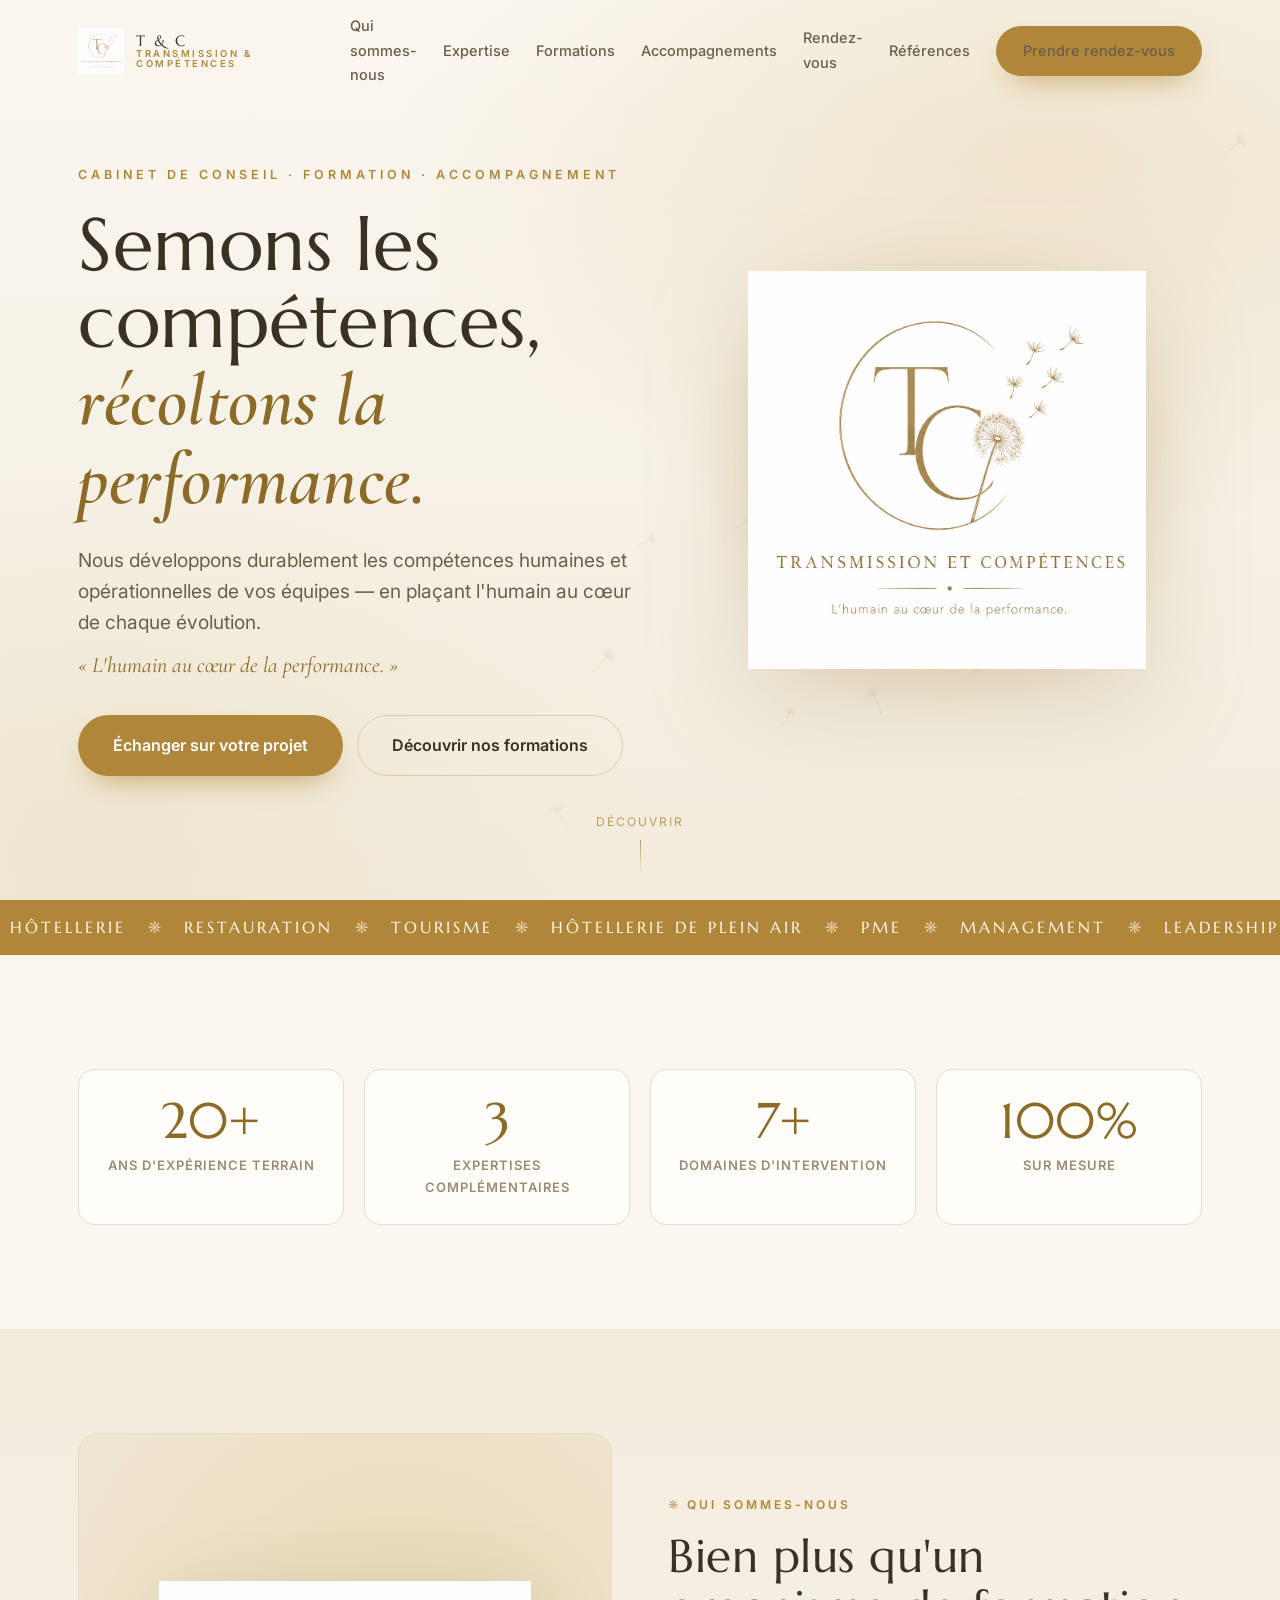
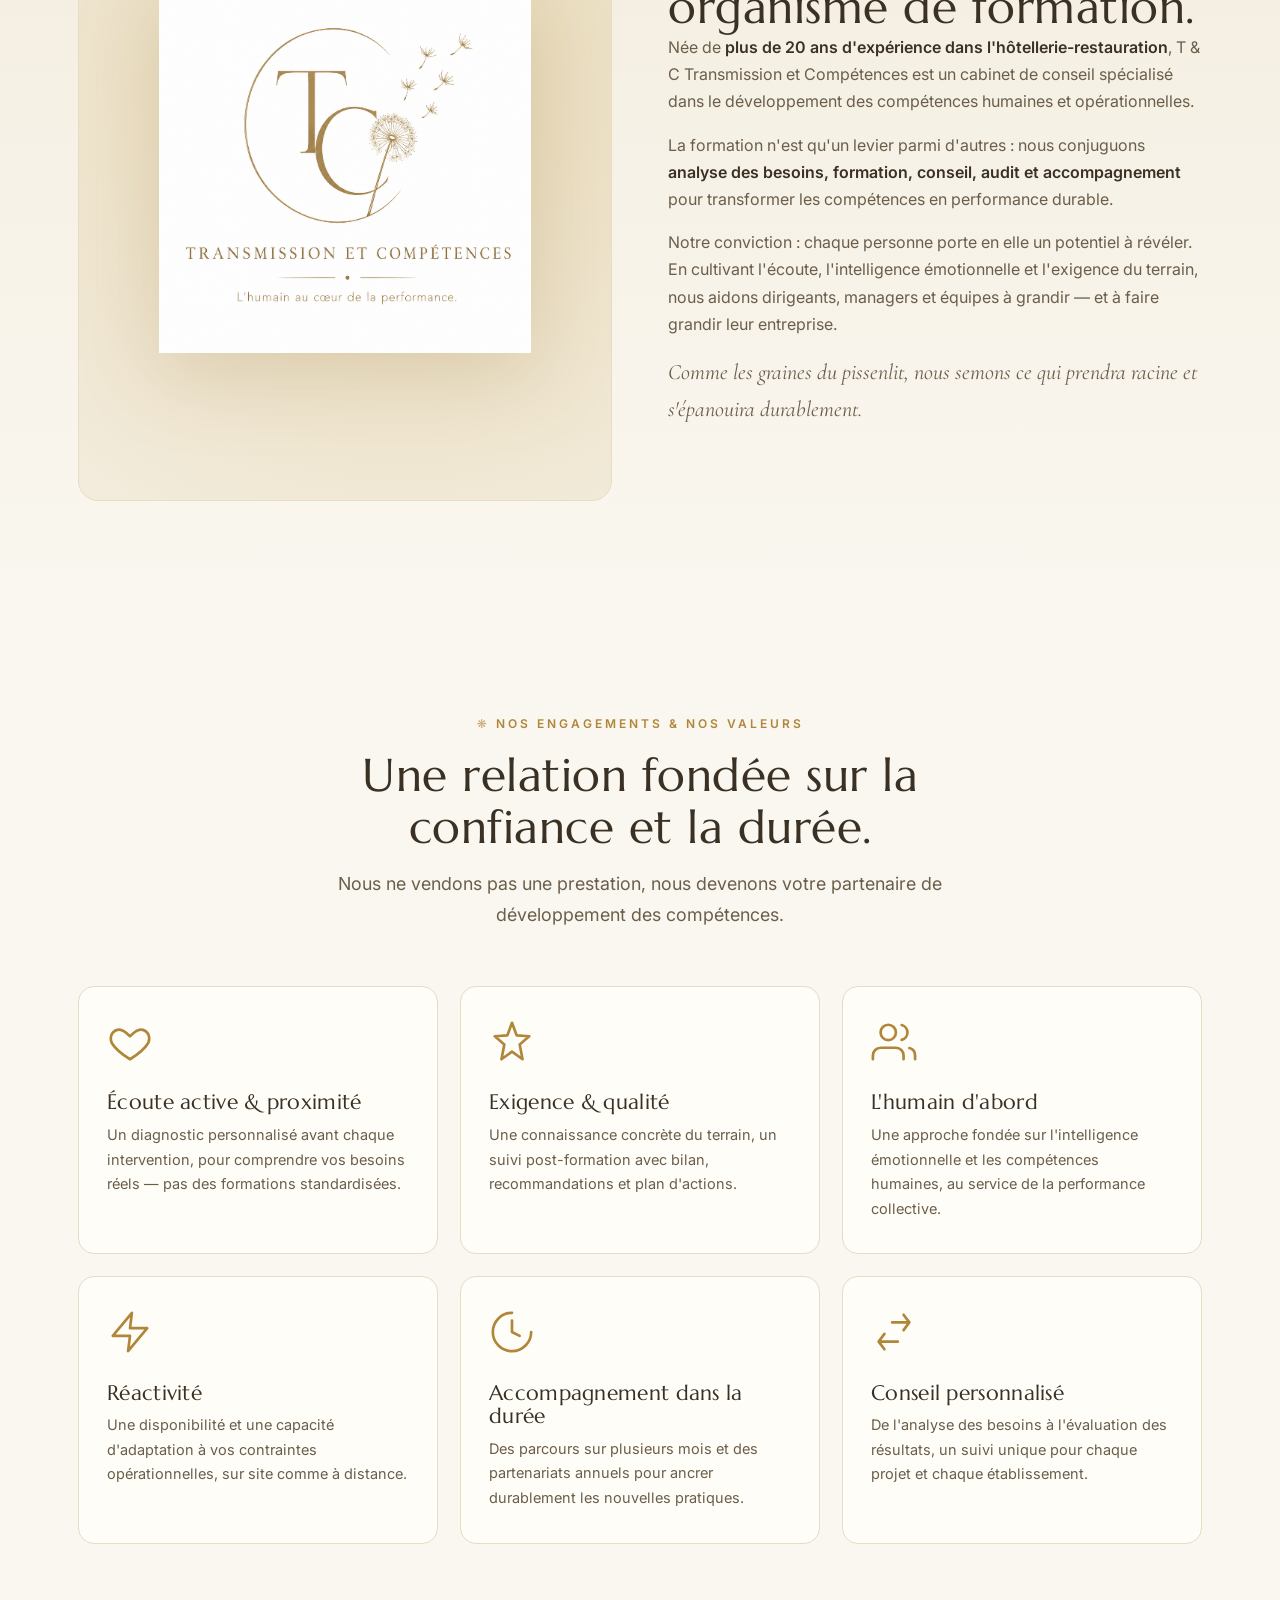
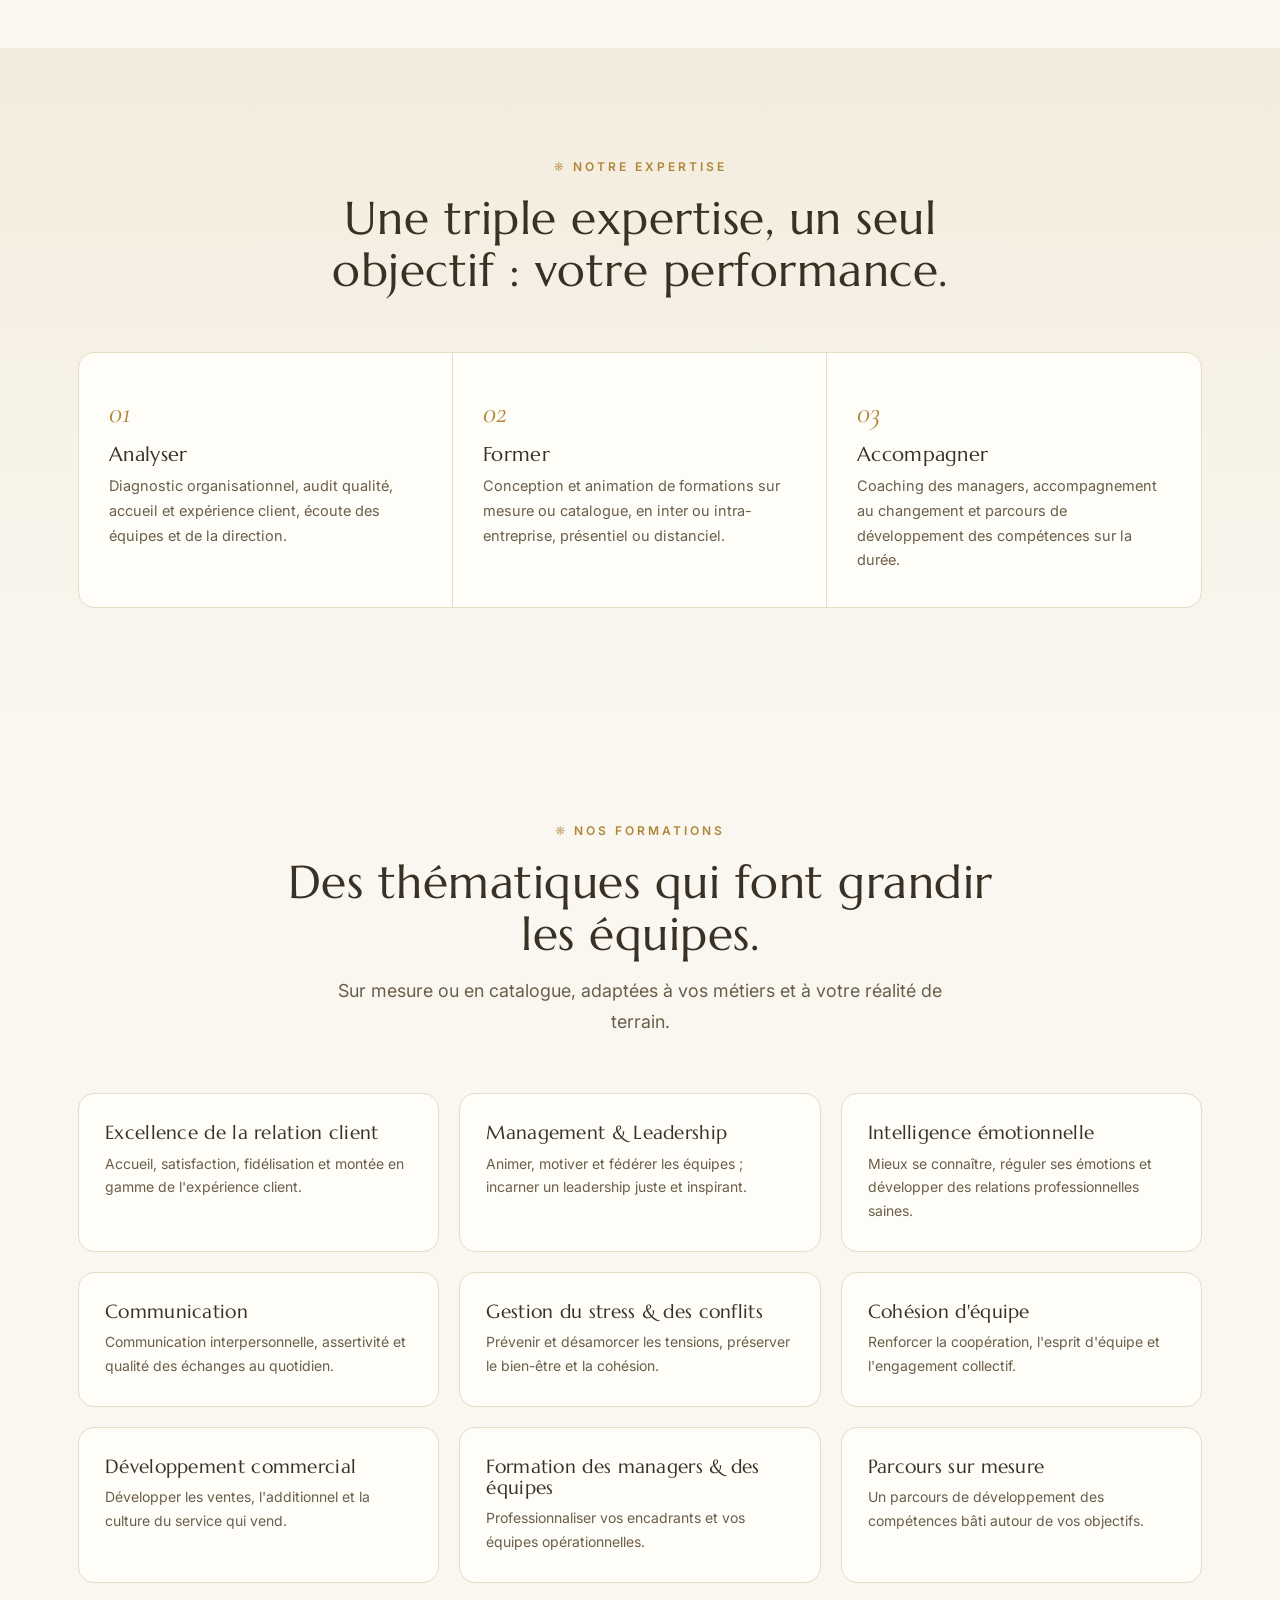
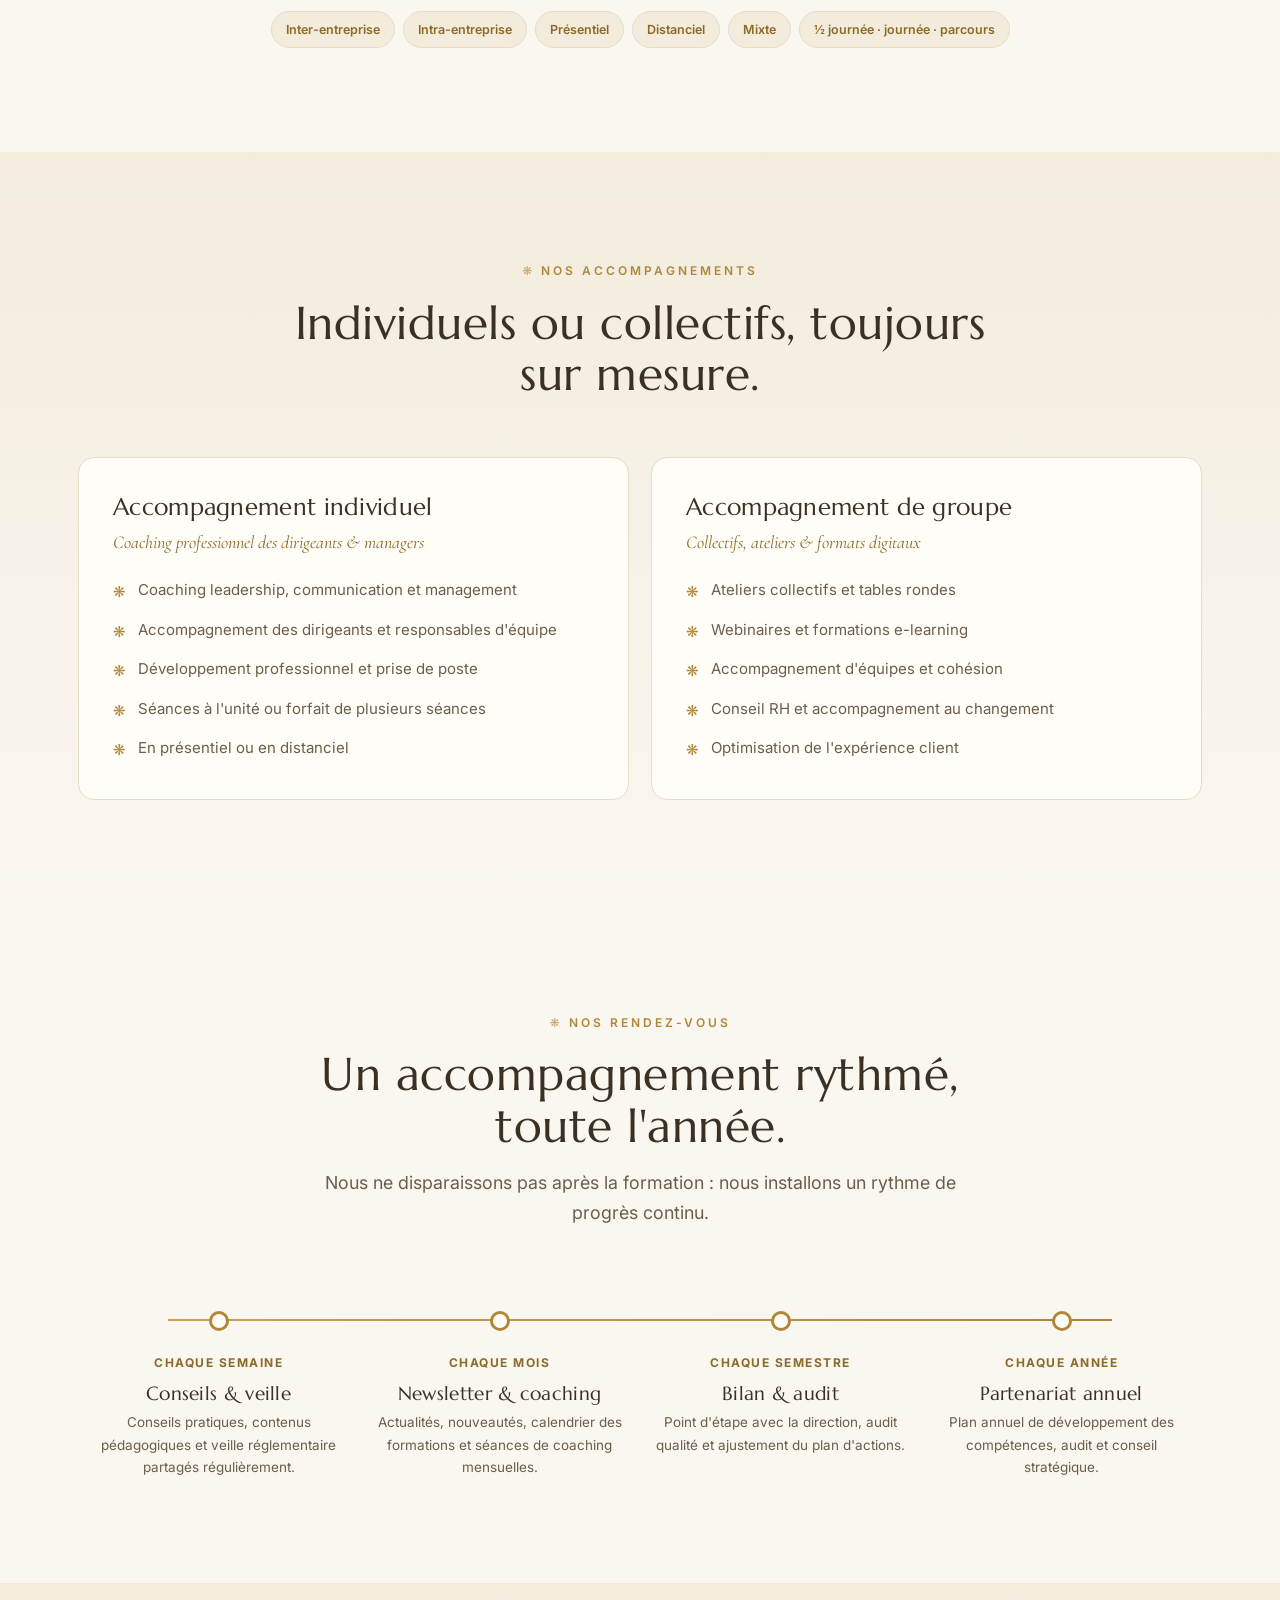
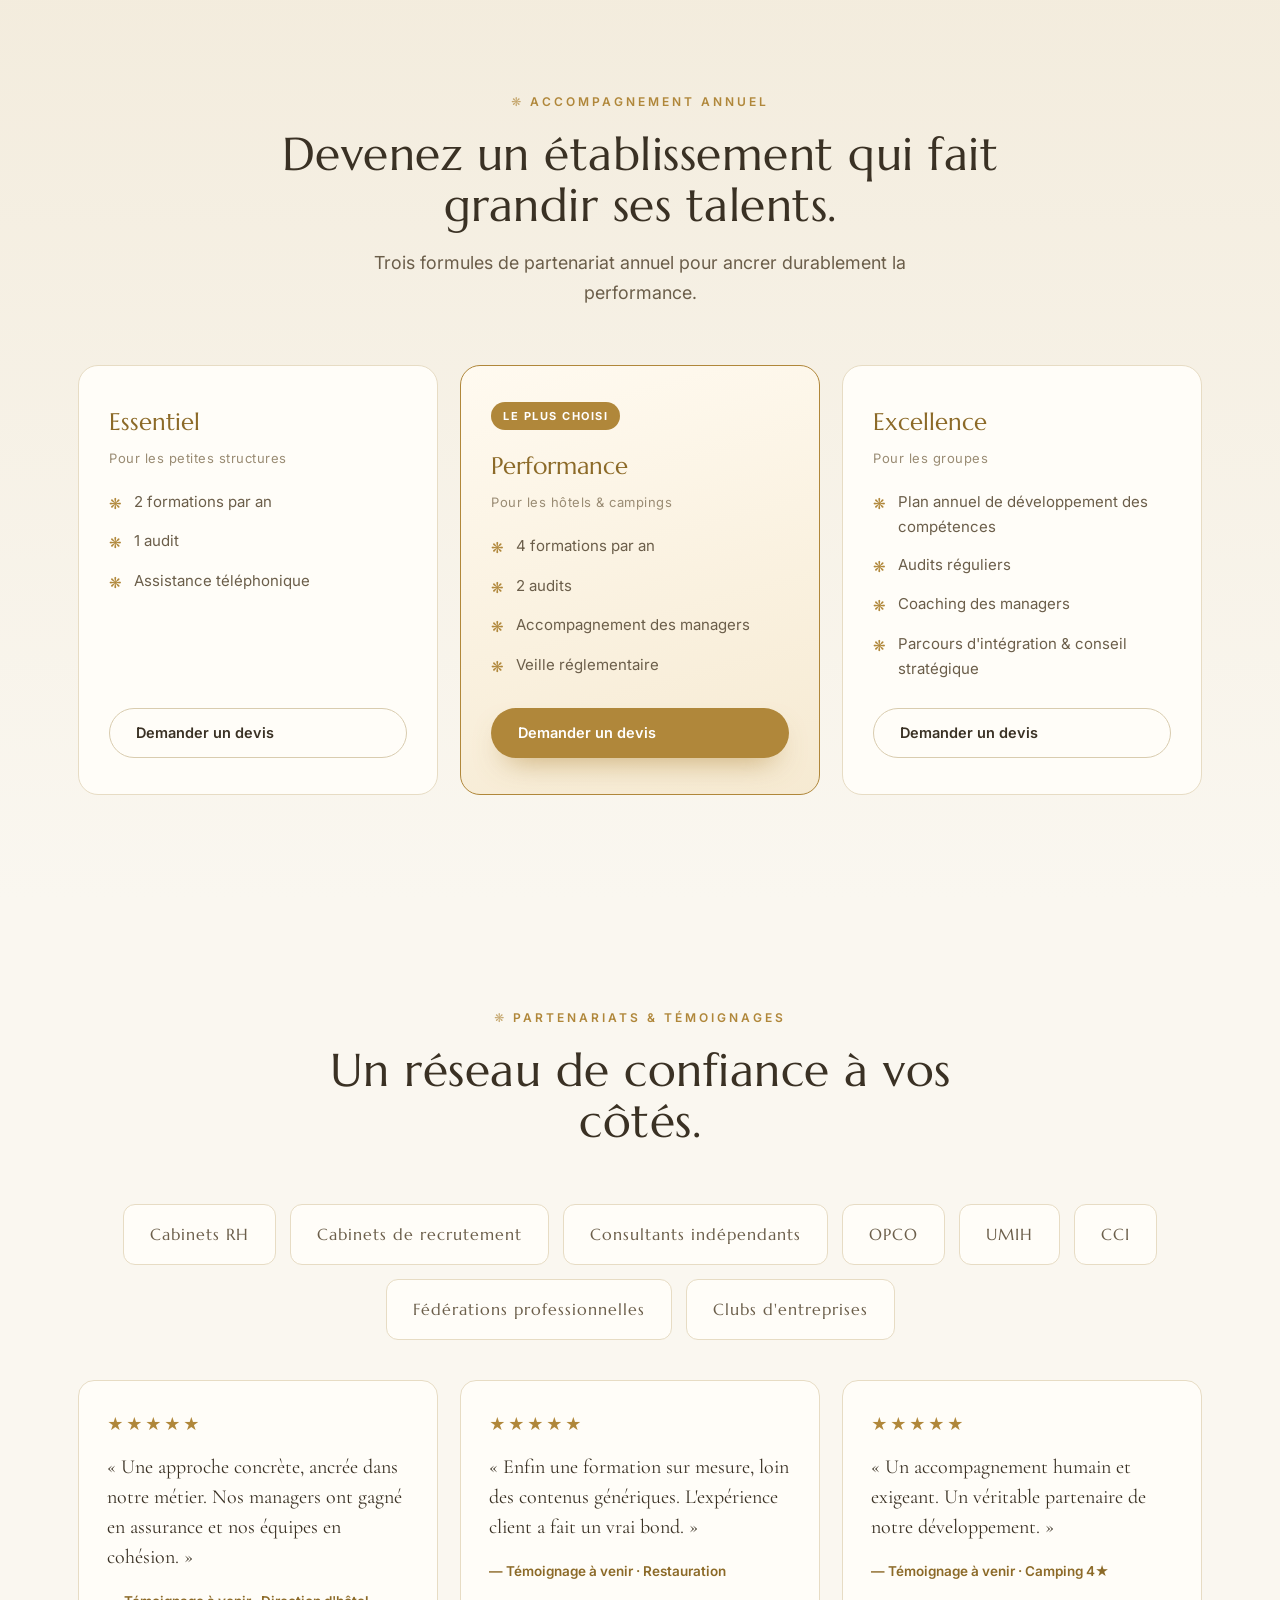
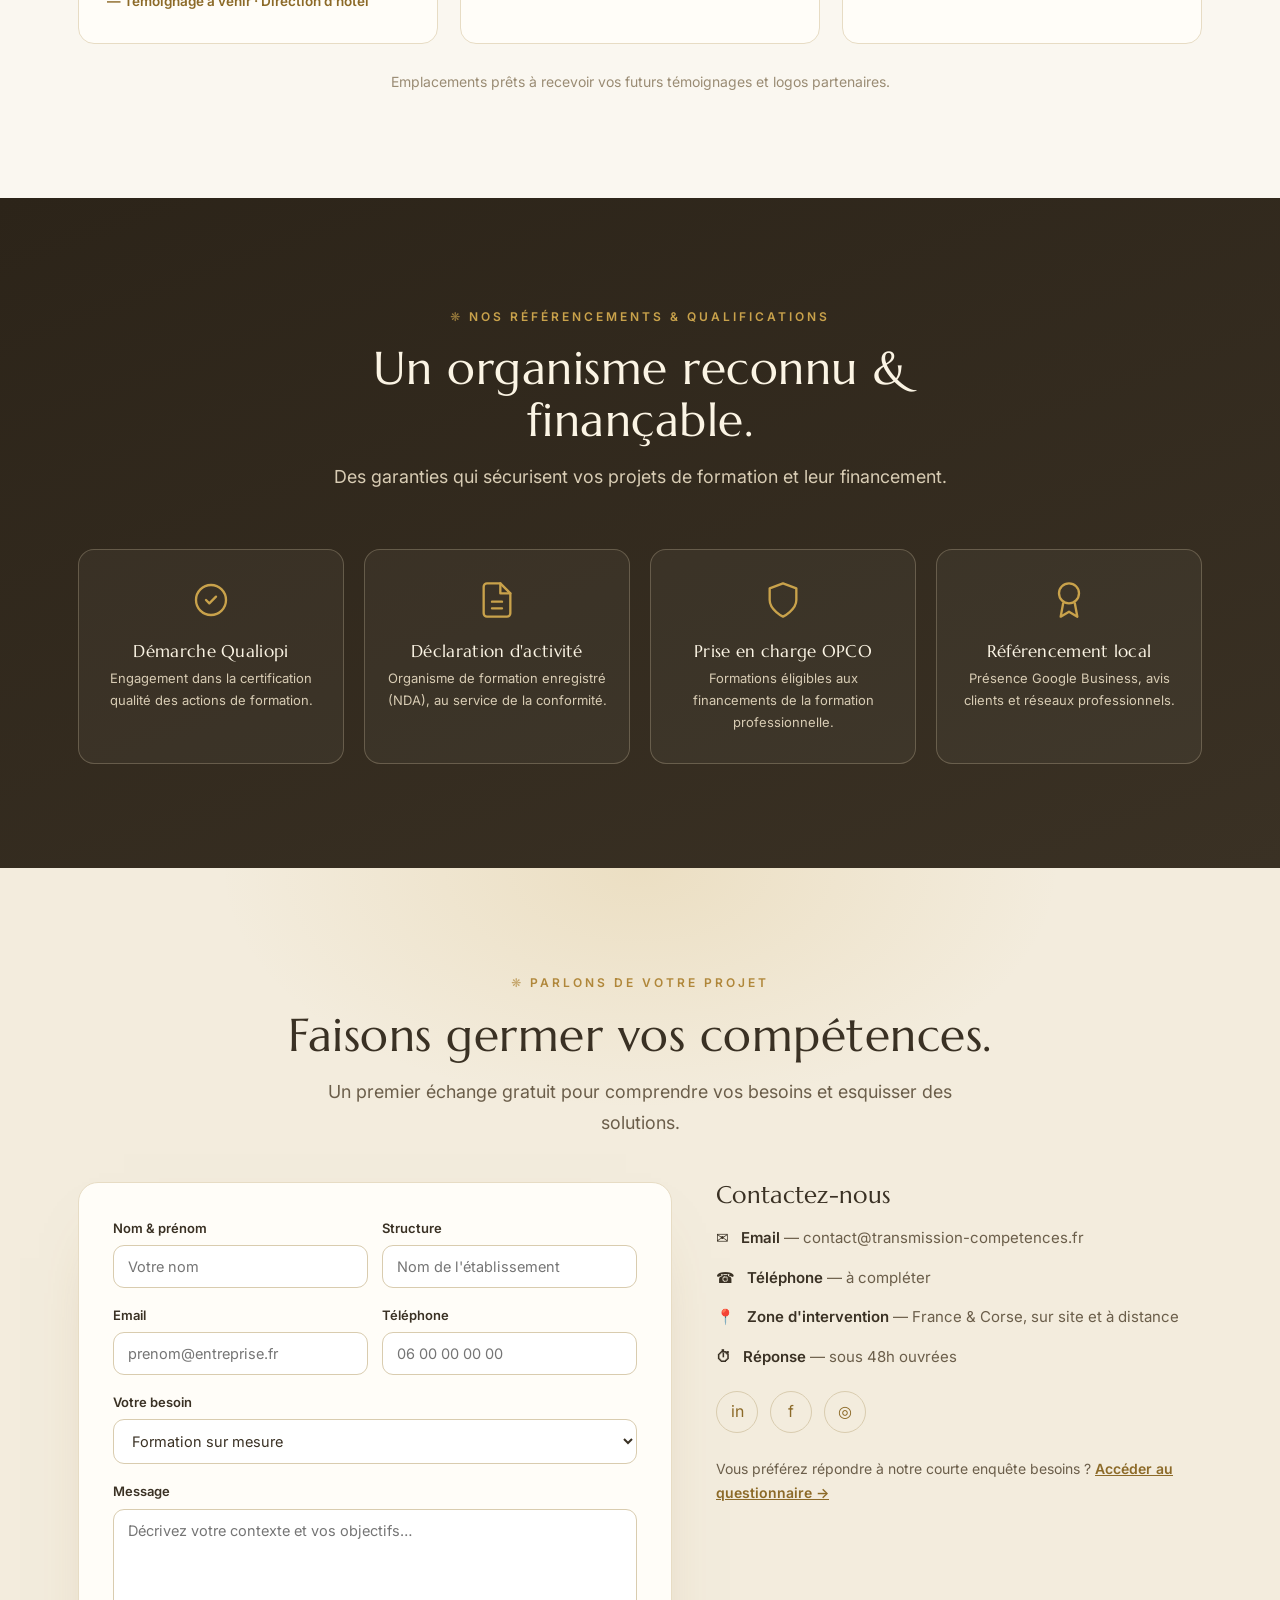
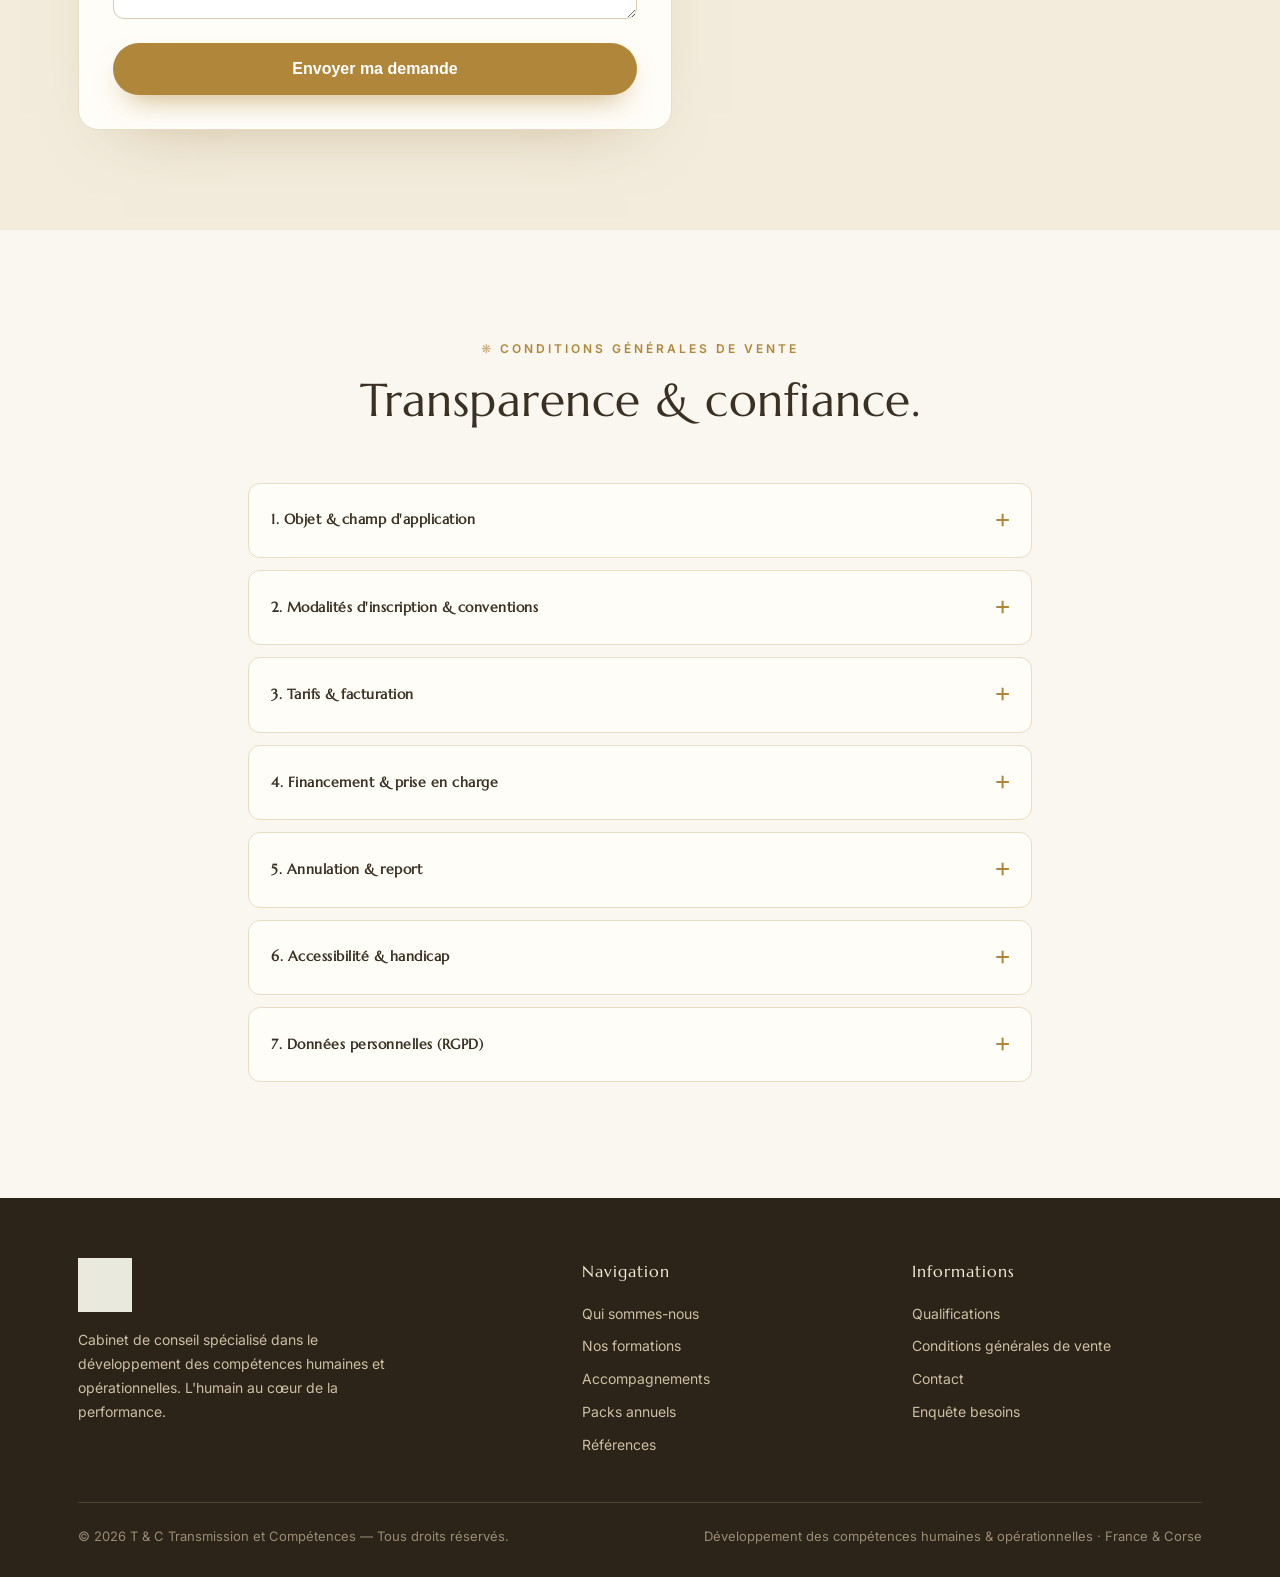
<file: tc-transmission-competence/site/index.html>
<!DOCTYPE html>
<html lang="fr">
<head>
  <meta charset="UTF-8" />
  <meta name="viewport" content="width=device-width, initial-scale=1.0" />

  <!-- ============ SEO ============ -->
  <title>T &amp; C Transmission et Compétences — Cabinet de conseil, formation & accompagnement | Hôtellerie · Restauration · Tourisme</title>
  <meta name="description" content="T & C Transmission et Compétences : cabinet spécialisé dans le développement des compétences humaines et opérationnelles. Formation, conseil, audit, coaching et accompagnement sur mesure pour l'hôtellerie, la restauration, le tourisme et les PME. +20 ans d'expérience terrain. Organisme en démarche Qualiopi." />
  <meta name="keywords" content="formation professionnelle, développement des compétences, conseil RH, audit hôtellerie, coaching manager, formation restauration, intelligence émotionnelle, management, leadership, relation client, Qualiopi, accompagnement entreprise, formation sur mesure, hôtellerie de plein air, tourisme" />
  <meta name="author" content="T & C Transmission et Compétences" />
  <meta name="robots" content="index, follow, max-image-preview:large" />
  <meta name="theme-color" content="#b0873a" />
  <link rel="canonical" href="https://www.transmission-competences.fr/" />

  <!-- Open Graph -->
  <meta property="og:type" content="website" />
  <meta property="og:locale" content="fr_FR" />
  <meta property="og:site_name" content="T & C Transmission et Compétences" />
  <meta property="og:title" content="T & C Transmission et Compétences — L'humain au cœur de la performance" />
  <meta property="og:description" content="Cabinet de conseil, formation et accompagnement pour développer durablement les compétences humaines et opérationnelles. +20 ans d'expérience en hôtellerie-restauration." />
  <meta property="og:url" content="https://www.transmission-competences.fr/" />
  <meta property="og:image" content="https://www.transmission-competences.fr/assets/logo.png" />
  <!-- Twitter -->
  <meta name="twitter:card" content="summary_large_image" />
  <meta name="twitter:title" content="T & C Transmission et Compétences" />
  <meta name="twitter:description" content="L'humain au cœur de la performance. Formation, conseil, audit et accompagnement sur mesure." />
  <meta name="twitter:image" content="https://www.transmission-competences.fr/assets/logo.png" />

  <link rel="icon" type="image/png" href="assets/logo.png" />
  <link rel="apple-touch-icon" href="assets/logo.png" />

  <link rel="preconnect" href="https://fonts.googleapis.com" />
  <link rel="preconnect" href="https://fonts.gstatic.com" crossorigin />
  <link href="https://fonts.googleapis.com/css2?family=Marcellus&family=Cormorant+Garamond:ital,wght@0,500;0,600;1,500&family=Inter:wght@300;400;500;600;700&display=swap" rel="stylesheet" />

  <!-- ============ Données structurées (JSON-LD) ============ -->
  <script type="application/ld+json">
  {
    "@context": "https://schema.org",
    "@type": "ProfessionalService",
    "name": "T & C Transmission et Compétences",
    "alternateName": "T&C Transmission et Compétences",
    "description": "Cabinet de conseil spécialisé dans le développement des compétences humaines et opérationnelles : formation, conseil, audit, coaching et accompagnement sur mesure.",
    "slogan": "L'humain au cœur de la performance.",
    "url": "https://www.transmission-competences.fr/",
    "logo": "https://www.transmission-competences.fr/assets/logo.png",
    "image": "https://www.transmission-competences.fr/assets/logo.png",
    "priceRange": "€€",
    "areaServed": ["France", "Corse"],
    "knowsAbout": ["Formation professionnelle", "Développement des compétences", "Management", "Leadership", "Intelligence émotionnelle", "Relation client", "Audit qualité", "Coaching professionnel", "Hôtellerie", "Restauration", "Tourisme"],
    "sameAs": [
      "https://www.linkedin.com/",
      "https://www.facebook.com/",
      "https://www.instagram.com/"
    ],
    "hasOfferCatalog": {
      "@type": "OfferCatalog",
      "name": "Nos prestations",
      "itemListElement": [
        {"@type": "Offer", "itemOffered": {"@type": "Service", "name": "Formations sur mesure et catalogue"}},
        {"@type": "Offer", "itemOffered": {"@type": "Service", "name": "Conseil et accompagnement des dirigeants et managers"}},
        {"@type": "Offer", "itemOffered": {"@type": "Service", "name": "Audits qualité, accueil et expérience client"}},
        {"@type": "Offer", "itemOffered": {"@type": "Service", "name": "Coaching professionnel"}},
        {"@type": "Offer", "itemOffered": {"@type": "Service", "name": "Accompagnement annuel (Packs Essentiel, Performance, Excellence)"}}
      ]
    }
  }
  </script>
  <script type="application/ld+json">
  {
    "@context": "https://schema.org",
    "@type": "FAQPage",
    "mainEntity": [
      {"@type": "Question", "name": "Dans quels secteurs intervenez-vous ?", "acceptedAnswer": {"@type": "Answer", "text": "Nous intervenons prioritairement dans l'hôtellerie, l'hôtellerie de plein air, la restauration, le tourisme, les résidences de luxe, ainsi qu'auprès des PME et des particuliers en développement personnel."}},
      {"@type": "Question", "name": "Vos formations sont-elles finançables ?", "acceptedAnswer": {"@type": "Answer", "text": "En démarche Qualiopi et titulaires d'un numéro de déclaration d'activité, nos formations peuvent être prises en charge par les OPCO et dispositifs de financement de la formation professionnelle."}},
      {"@type": "Question", "name": "Proposez-vous des formations sur mesure ?", "acceptedAnswer": {"@type": "Answer", "text": "Oui. Chaque intervention débute par un diagnostic personnalisé afin de construire une solution adaptée à vos besoins réels, en présentiel, à distance ou en format mixte."}}
    ]
  }
  </script>

  <style>
    :root{
      --gold:#b0873a;--gold-deep:#8c6a28;--gold-light:#c9a24b;--champagne:#e7d8b5;
      --cream:#faf7f0;--cream-2:#f3ecdd;--card:#fffdf8;
      --ink:#3a3124;--ink-soft:#6b5e4a;--muted:#9a8c74;
      --line:#e7dcc4;--line-strong:#d9ccaf;
      --radius:16px;--maxw:1180px;
    }
    *{box-sizing:border-box;margin:0;padding:0}
    html{scroll-behavior:smooth;scroll-padding-top:88px}
    body{font-family:'Inter',system-ui,sans-serif;color:var(--ink);line-height:1.7;font-weight:400;
      background:var(--cream);-webkit-font-smoothing:antialiased;overflow-x:hidden}
    a{color:inherit;text-decoration:none}
    img{max-width:100%;display:block}
    .wrap{max-width:var(--maxw);margin:0 auto;padding:0 28px}
    .serif{font-family:'Cormorant Garamond',Georgia,serif}
    .roman{font-family:'Marcellus',Georgia,serif}

    h1,h2,h3{font-family:'Marcellus',Georgia,serif;font-weight:400;line-height:1.12;letter-spacing:.3px}
    .kicker{display:inline-block;font-size:12px;font-weight:600;letter-spacing:3px;text-transform:uppercase;
      color:var(--gold);margin-bottom:16px}
    .kicker::before{content:"❋ ";opacity:.7}
    .h2{font-size:clamp(28px,4.4vw,46px);letter-spacing:.5px}
    .lead{color:var(--ink-soft);font-size:clamp(16px,1.4vw,18.5px);max-width:640px}

    /* progress + decor */
    .progress{position:fixed;top:0;left:0;height:3px;width:0;z-index:120;
      background:linear-gradient(90deg,var(--gold-light),var(--gold));transition:width .12s linear}
    .seed-layer{position:fixed;inset:0;z-index:1;pointer-events:none;overflow:hidden}
    .seed{position:absolute;color:var(--gold);will-change:transform,opacity}

    /* ============ Header ============ */
    .header{position:fixed;top:0;left:0;right:0;z-index:100;transition:background .3s,box-shadow .3s,padding .3s;padding:14px 0}
    .header.scrolled{background:rgba(250,247,240,.85);-webkit-backdrop-filter:blur(14px);backdrop-filter:blur(14px);
      box-shadow:0 1px 0 var(--line),0 10px 30px -24px rgba(58,49,36,.5)}
    .header__in{display:flex;align-items:center;justify-content:space-between;gap:24px}
    .brand{display:flex;align-items:center;gap:12px}
    .brand img{height:46px;width:auto}
    .brand__txt{display:flex;flex-direction:column;line-height:1.05}
    .brand__txt b{font-family:'Marcellus',serif;font-weight:400;font-size:15px;letter-spacing:2px;color:var(--ink)}
    .brand__txt span{font-size:9.5px;letter-spacing:2.5px;text-transform:uppercase;color:var(--gold);font-weight:600}
    .nav{display:flex;align-items:center;gap:26px}
    .nav a{font-size:14.5px;font-weight:500;color:var(--ink-soft);transition:color .2s;position:relative}
    .nav a:hover{color:var(--gold-deep)}
    .nav a::after{content:"";position:absolute;left:0;right:100%;bottom:-6px;height:1.5px;background:var(--gold);transition:right .25s}
    .nav a:hover::after{right:0}
    .btn{display:inline-flex;align-items:center;gap:9px;font-weight:600;font-size:14.5px;border-radius:999px;
      padding:12px 26px;cursor:pointer;border:1.5px solid transparent;transition:transform .18s,box-shadow .2s,background .2s,color .2s;white-space:nowrap}
    .btn--gold{background:var(--gold);color:#fff;box-shadow:0 14px 30px -14px rgba(176,135,58,.8)}
    .btn--gold:hover{transform:translateY(-2px);background:var(--gold-deep);box-shadow:0 20px 40px -14px rgba(176,135,58,.8)}
    .btn--ghost{background:transparent;border-color:var(--line-strong);color:var(--ink)}
    .btn--ghost:hover{border-color:var(--gold);color:var(--gold-deep)}
    .btn--lg{padding:16px 34px;font-size:16px}
    .burger{display:none;flex-direction:column;gap:5px;background:none;border:0;cursor:pointer;padding:6px}
    .burger span{width:26px;height:2px;background:var(--ink);border-radius:2px;transition:.3s}

    /* ============ Hero ============ */
    .hero{position:relative;min-height:100vh;display:flex;align-items:center;padding:120px 0 80px;overflow:hidden;
      background:
        radial-gradient(1100px 620px at 82% 18%,rgba(201,162,75,.20),transparent 60%),
        radial-gradient(900px 600px at 8% 92%,rgba(231,216,181,.35),transparent 60%),
        linear-gradient(180deg,var(--cream),var(--cream-2))}
    .hero__grid{position:relative;z-index:3;display:grid;grid-template-columns:1.05fr .95fr;gap:50px;align-items:center;width:100%}
    .hero__eyebrow{font-size:12.5px;font-weight:600;letter-spacing:4px;text-transform:uppercase;color:var(--gold);margin-bottom:22px}
    .hero h1{font-size:clamp(38px,6vw,74px);line-height:1.04;letter-spacing:.5px;color:var(--ink)}
    .hero h1 em{font-style:italic;font-family:'Cormorant Garamond',serif;color:var(--gold-deep);font-weight:600}
    .hero__sub{margin:26px 0 10px;font-size:clamp(17px,1.5vw,21px);color:var(--ink-soft);max-width:560px;line-height:1.6}
    .hero__tagline{font-family:'Cormorant Garamond',serif;font-style:italic;font-size:22px;color:var(--gold-deep);margin-bottom:30px}
    .hero__cta{display:flex;gap:14px;flex-wrap:wrap}
    .hero__art{position:relative;display:grid;place-items:center}
    .hero__art .halo{position:absolute;width:96%;aspect-ratio:1;border-radius:50%;
      background:radial-gradient(circle,rgba(255,255,255,.9),rgba(231,216,181,.35) 55%,transparent 72%);filter:blur(6px)}
    .hero__logo{position:relative;width:min(78%,420px);filter:drop-shadow(0 30px 50px rgba(140,106,40,.22))}
    .hero__scroll{position:absolute;left:50%;bottom:26px;transform:translateX(-50%);z-index:4;color:var(--gold);
      font-size:12px;letter-spacing:2px;text-transform:uppercase;display:flex;flex-direction:column;align-items:center;gap:8px;opacity:.8}
    .hero__scroll span{width:1px;height:34px;background:linear-gradient(var(--gold),transparent);animation:scrolld 1.8s infinite}
    @keyframes scrolld{0%{opacity:0;transform:scaleY(.3)}50%{opacity:1}100%{opacity:0;transform:scaleY(1)}}

    /* ============ Marquee ============ */
    .marquee{background:var(--gold);overflow:hidden;padding:14px 0;white-space:nowrap;position:relative;z-index:3}
    .marquee__t{display:inline-flex;animation:scroll 32s linear infinite}
    .marquee__t span{font-family:'Marcellus',serif;font-size:16px;letter-spacing:3px;color:#fff9ee;text-transform:uppercase;padding:0 10px}
    .marquee__t span::after{content:"❋";margin-left:22px;opacity:.6}
    @keyframes scroll{to{transform:translateX(-50%)}}

    /* ============ Sections ============ */
    section{position:relative}
    .band{padding:104px 0}
    .band--alt{background:linear-gradient(180deg,var(--cream-2),var(--cream))}
    .band--dark{background:linear-gradient(160deg,#2c2419,#3a3124);color:#f3ead6}
    .band--dark .lead,.band--dark p{color:#d8ccb4}
    .band--dark h2,.band--dark h3{color:#fbf4e4}
    .band--dark .kicker{color:var(--gold-light)}
    .sec-head{max-width:720px;margin:0 auto 56px;text-align:center}
    .sec-head.left{margin-left:0;text-align:left}

    /* stats */
    .stats{display:grid;grid-template-columns:repeat(4,1fr);gap:20px;margin-top:10px}
    .stat{text-align:center;padding:26px 16px;background:var(--card);border:1px solid var(--line);border-radius:var(--radius)}
    .stat__n{font-family:'Marcellus',serif;font-size:clamp(34px,4vw,50px);color:var(--gold-deep);line-height:1}
    .stat__l{font-size:13px;letter-spacing:1px;text-transform:uppercase;color:var(--muted);margin-top:8px;font-weight:600}

    /* qui sommes-nous */
    .story{display:grid;grid-template-columns:1fr 1fr;gap:56px;align-items:center}
    .story__media{position:relative;border-radius:20px;overflow:hidden;aspect-ratio:4/5;
      background:radial-gradient(circle at 60% 35%,var(--champagne),var(--cream-2));display:grid;place-items:center;border:1px solid var(--line)}
    .story__media img{width:70%;filter:drop-shadow(0 20px 40px rgba(140,106,40,.2))}
    .story p{margin-bottom:16px;color:var(--ink-soft)}
    .story p strong{color:var(--ink);font-weight:600}
    .signature{font-family:'Cormorant Garamond',serif;font-style:italic;font-size:22px;color:var(--gold-deep);margin-top:8px}

    /* values */
    .values{display:grid;grid-template-columns:repeat(3,1fr);gap:22px;margin-top:12px}
    .value{background:var(--card);border:1px solid var(--line);border-radius:var(--radius);padding:32px 28px;transition:transform .25s,border-color .25s,box-shadow .25s}
    .value:hover{transform:translateY(-6px);border-color:var(--gold);box-shadow:0 26px 50px -32px rgba(140,106,40,.5)}
    .value .ico{width:46px;height:46px;margin-bottom:18px;color:var(--gold)}
    .value h3{font-size:21px;margin-bottom:8px;color:var(--ink)}
    .value p{font-size:14.5px;color:var(--ink-soft)}

    /* expertise triptych */
    .tri{display:grid;grid-template-columns:repeat(3,1fr);gap:0;margin-top:40px;border:1px solid var(--line);border-radius:var(--radius);overflow:hidden;background:var(--card)}
    .tri>div{padding:34px 30px;border-right:1px solid var(--line)}
    .tri>div:last-child{border-right:0}
    .tri .num{font-family:'Cormorant Garamond',serif;font-style:italic;font-size:30px;color:var(--gold)}
    .tri h3{font-size:20px;margin:6px 0 8px}
    .tri p{font-size:14.5px;color:var(--ink-soft)}

    /* formations grid */
    .cards{display:grid;grid-template-columns:repeat(3,1fr);gap:20px;margin-top:14px}
    .fcard{background:var(--card);border:1px solid var(--line);border-radius:var(--radius);padding:28px 26px;position:relative;overflow:hidden;transition:transform .25s,border-color .25s}
    .fcard::before{content:"";position:absolute;top:0;left:0;right:0;height:3px;background:linear-gradient(90deg,var(--gold-light),var(--gold));transform:scaleX(0);transform-origin:left;transition:transform .3s}
    .fcard:hover{transform:translateY(-5px);border-color:var(--gold-light)}
    .fcard:hover::before{transform:scaleX(1)}
    .fcard h3{font-size:19px;margin-bottom:8px;color:var(--ink)}
    .fcard p{font-size:14px;color:var(--ink-soft)}
    .tags{display:flex;flex-wrap:wrap;gap:8px;margin-top:20px}
    .tag{font-size:12.5px;font-weight:600;color:var(--gold-deep);background:var(--cream-2);border:1px solid var(--line);padding:7px 14px;border-radius:999px}

    /* accompagnements split */
    .split{display:grid;grid-template-columns:1fr 1fr;gap:22px;margin-top:14px}
    .panel{background:var(--card);border:1px solid var(--line);border-radius:var(--radius);padding:36px 34px}
    .panel h3{font-size:24px;margin-bottom:6px}
    .panel .sub{color:var(--gold-deep);font-family:'Cormorant Garamond',serif;font-style:italic;font-size:18px;margin-bottom:20px}
    .list{list-style:none;display:grid;gap:12px}
    .list li{display:flex;gap:12px;align-items:flex-start;font-size:15px;color:var(--ink-soft)}
    .list li::before{content:"❋";color:var(--gold);flex:0 0 auto;margin-top:2px}

    /* timeline rendez-vous */
    .timeline{margin-top:40px;display:grid;grid-template-columns:repeat(4,1fr);gap:0;position:relative}
    .timeline::before{content:"";position:absolute;top:34px;left:8%;right:8%;height:2px;background:linear-gradient(90deg,var(--gold-light),var(--gold))}
    .tl{position:relative;text-align:center;padding:0 16px}
    .tl .dot{width:20px;height:20px;border-radius:50%;background:var(--card);border:3px solid var(--gold);margin:26px auto 22px;position:relative;z-index:2}
    .tl h3{font-size:19px;margin-bottom:6px}
    .tl .when{font-size:12px;letter-spacing:1.5px;text-transform:uppercase;color:var(--gold-deep);font-weight:700;margin-bottom:10px}
    .tl p{font-size:13.5px;color:var(--ink-soft)}

    /* packs */
    .packs{display:grid;grid-template-columns:repeat(3,1fr);gap:22px;margin-top:14px}
    .pack{background:var(--card);border:1px solid var(--line);border-radius:20px;padding:36px 30px;display:flex;flex-direction:column;transition:transform .25s,box-shadow .25s}
    .pack:hover{transform:translateY(-6px);box-shadow:0 30px 60px -34px rgba(140,106,40,.5)}
    .pack--feature{background:linear-gradient(165deg,#fffaf0,#f6ead2);border:1.5px solid var(--gold)}
    .pack__name{font-family:'Marcellus',serif;font-size:24px;color:var(--gold-deep)}
    .pack__for{font-size:13px;color:var(--muted);margin:4px 0 20px;letter-spacing:.5px}
    .pack .list{margin-bottom:26px}
    .pack .badge{align-self:flex-start;font-size:11px;font-weight:700;letter-spacing:1.5px;text-transform:uppercase;color:#fff;background:var(--gold);padding:5px 12px;border-radius:999px;margin-bottom:16px}
    .pack .btn{margin-top:auto}

    /* partners / logos row */
    .partners{display:flex;flex-wrap:wrap;gap:14px;justify-content:center;margin-top:14px}
    .partner{font-family:'Marcellus',serif;font-size:16px;letter-spacing:1px;color:var(--ink-soft);background:var(--card);
      border:1px solid var(--line);border-radius:12px;padding:16px 26px}

    /* testimonials */
    .quotes{display:grid;grid-template-columns:repeat(3,1fr);gap:22px;margin-top:14px}
    .quote{background:var(--card);border:1px solid var(--line);border-radius:var(--radius);padding:30px 28px}
    .quote .q{font-family:'Cormorant Garamond',serif;font-size:20px;line-height:1.5;color:var(--ink);margin-bottom:18px}
    .quote .who{font-size:13.5px;color:var(--gold-deep);font-weight:600}
    .quote .stars{color:var(--gold);margin-bottom:14px;letter-spacing:2px}

    /* qualifications */
    .quali{display:grid;grid-template-columns:repeat(4,1fr);gap:20px;margin-top:14px}
    .qcard{text-align:center;background:rgba(255,255,255,.05);border:1px solid rgba(231,216,181,.25);border-radius:var(--radius);padding:30px 22px}
    .band--dark .qcard{background:rgba(255,255,255,.04)}
    .qcard .ico{width:40px;height:40px;margin:0 auto 14px;color:var(--gold-light)}
    .qcard h3{font-size:17px;margin-bottom:6px}
    .qcard p{font-size:13px}

    /* contact / CTA */
    .cta{background:radial-gradient(700px 400px at 50% 0,rgba(201,162,75,.18),transparent 60%),var(--cream-2);text-align:center;padding:100px 0}
    .contact{display:grid;grid-template-columns:1.1fr .9fr;gap:44px;margin-top:44px;text-align:left}
    .form{background:var(--card);border:1px solid var(--line);border-radius:20px;padding:34px;box-shadow:0 30px 70px -46px rgba(140,106,40,.5)}
    .form .row{display:grid;grid-template-columns:1fr 1fr;gap:14px}
    .field{margin-bottom:16px}
    .field label{display:block;font-size:13px;font-weight:600;color:var(--ink);margin-bottom:6px}
    .field input,.field select,.field textarea{width:100%;border:1px solid var(--line-strong);border-radius:11px;padding:12px 14px;font-family:inherit;font-size:14.5px;color:var(--ink);background:#fff}
    .field input:focus,.field select:focus,.field textarea:focus{outline:none;border-color:var(--gold);box-shadow:0 0 0 3px rgba(176,135,58,.15)}
    .field textarea{min-height:110px;resize:vertical}
    .contact__info h3{font-size:24px;margin-bottom:16px}
    .contact__info .line{display:flex;gap:12px;align-items:center;margin-bottom:14px;color:var(--ink-soft);font-size:15px}
    .contact__info .line b{color:var(--ink);font-weight:600}
    .socials{display:flex;gap:12px;margin-top:22px}
    .socials a{width:42px;height:42px;border-radius:50%;border:1px solid var(--line-strong);display:grid;place-items:center;color:var(--gold-deep);transition:.2s}
    .socials a:hover{background:var(--gold);color:#fff;border-color:var(--gold);transform:translateY(-2px)}

    /* footer */
    footer.foot{background:#2c2419;color:#cdbfa4;padding:60px 0 30px;font-size:14px}
    .foot__top{display:grid;grid-template-columns:1.6fr 1fr 1fr;gap:40px;padding-bottom:36px;border-bottom:1px solid rgba(231,216,181,.18)}
    .foot__brand img{height:54px;margin-bottom:16px;filter:brightness(0) invert(1) sepia(.4) saturate(2) hue-rotate(5deg);opacity:.9}
    .foot h4{font-family:'Marcellus',serif;color:#f3ead6;font-weight:400;font-size:16px;letter-spacing:1px;margin-bottom:16px}
    .foot a{display:block;color:#cdbfa4;margin-bottom:9px;transition:color .2s}
    .foot a:hover{color:var(--gold-light)}
    .foot__bottom{display:flex;justify-content:space-between;flex-wrap:wrap;gap:12px;padding-top:22px;color:#9a8c74;font-size:13px}

    .reveal{opacity:0;transform:translateY(30px);transition:opacity .8s ease,transform .8s ease}
    .reveal.in{opacity:1;transform:none}

    /* CGV modal-ish */
    .cgv{font-size:14px;color:var(--ink-soft)}
    .cgv details{background:var(--card);border:1px solid var(--line);border-radius:12px;padding:0 22px;margin-bottom:12px}
    .cgv summary{cursor:pointer;padding:18px 0;font-weight:600;color:var(--ink);font-family:'Marcellus',serif;letter-spacing:.5px;list-style:none;display:flex;justify-content:space-between;align-items:center}
    .cgv summary::after{content:"+";color:var(--gold);font-size:22px}
    .cgv details[open] summary::after{content:"–"}
    .cgv details p{padding:0 0 20px}

    @media(max-width:960px){
      .nav{position:fixed;inset:64px 0 auto auto;flex-direction:column;align-items:flex-start;gap:20px;
        background:rgba(250,247,240,.98);-webkit-backdrop-filter:blur(14px);backdrop-filter:blur(14px);
        width:76%;max-width:320px;height:calc(100vh - 64px);padding:34px 30px;transform:translateX(100%);transition:transform .3s;border-left:1px solid var(--line)}
      .nav.open{transform:none}
      .nav .btn{margin-top:10px}
      .burger{display:flex}
      .hero__grid,.story,.contact{grid-template-columns:1fr}
      .hero__art{order:-1;max-width:340px;margin:0 auto}
      .stats,.values,.cards,.quotes,.quali,.packs,.timeline{grid-template-columns:1fr 1fr}
      .timeline::before{display:none}
      .split,.tri{grid-template-columns:1fr}
      .tri>div{border-right:0;border-bottom:1px solid var(--line)}
      .form .row{grid-template-columns:1fr}
    }
    @media(max-width:560px){
      .stats,.values,.cards,.quotes,.quali,.packs,.timeline{grid-template-columns:1fr}
      .band{padding:72px 0}
      .wrap{padding:0 20px}
    }
    @media(prefers-reduced-motion:reduce){.seed{display:none!important}.marquee__t{animation:none}}
  </style>
</head>
<body>
  <div class="progress" id="progress"></div>
  <div class="seed-layer" id="seedLayer" aria-hidden="true"></div>

  <!-- ============ HEADER ============ -->
  <header class="header" id="header">
    <div class="wrap header__in">
      <a class="brand" href="#accueil" aria-label="Accueil T & C Transmission et Compétences">
        <img src="assets/logo.png" alt="Logo T & C Transmission et Compétences" />
        <span class="brand__txt"><b>T &amp; C</b><span>Transmission &amp; Compétences</span></span>
      </a>
      <nav class="nav" id="nav" aria-label="Navigation principale">
        <a href="#apropos">Qui sommes-nous</a>
        <a href="#expertise">Expertise</a>
        <a href="#formations">Formations</a>
        <a href="#accompagnements">Accompagnements</a>
        <a href="#rythme">Rendez-vous</a>
        <a href="#references">Références</a>
        <a href="#contact" class="btn btn--gold">Prendre rendez-vous</a>
      </nav>
      <button class="burger" id="burger" aria-label="Ouvrir le menu"><span></span><span></span><span></span></button>
    </div>
  </header>

  <!-- ============ HERO ============ -->
  <section class="hero" id="accueil">
    <div class="wrap hero__grid">
      <div class="hero__text">
        <p class="hero__eyebrow">Cabinet de conseil · Formation · Accompagnement</p>
        <h1>Semons les compétences,<br><em>récoltons la performance.</em></h1>
        <p class="hero__sub">Nous développons durablement les compétences humaines et opérationnelles de vos équipes — en plaçant l'humain au cœur de chaque évolution.</p>
        <p class="hero__tagline">« L'humain au cœur de la performance. »</p>
        <div class="hero__cta">
          <a href="#contact" class="btn btn--gold btn--lg">Échanger sur votre projet</a>
          <a href="#formations" class="btn btn--ghost btn--lg">Découvrir nos formations</a>
        </div>
      </div>
      <div class="hero__art">
        <div class="halo"></div>
        <img class="hero__logo" src="assets/logo.png" alt="T & C Transmission et Compétences — l'humain au cœur de la performance" />
      </div>
    </div>
    <a href="#chiffres" class="hero__scroll" aria-label="Défiler vers le bas">Découvrir<span></span></a>
  </section>

  <!-- marquee -->
  <div class="marquee" aria-hidden="true">
    <div class="marquee__t">
      <span>Hôtellerie</span><span>Restauration</span><span>Tourisme</span><span>Hôtellerie de plein air</span><span>PME</span><span>Management</span><span>Leadership</span><span>Relation client</span>
      <span>Hôtellerie</span><span>Restauration</span><span>Tourisme</span><span>Hôtellerie de plein air</span><span>PME</span><span>Management</span><span>Leadership</span><span>Relation client</span>
    </div>
  </div>

  <!-- ============ CHIFFRES ============ -->
  <section class="band" id="chiffres">
    <div class="wrap">
      <div class="stats">
        <div class="stat reveal"><div class="stat__n" data-to="20" data-suffix="+">0</div><div class="stat__l">ans d'expérience terrain</div></div>
        <div class="stat reveal"><div class="stat__n" data-to="3">0</div><div class="stat__l">expertises complémentaires</div></div>
        <div class="stat reveal"><div class="stat__n" data-to="7" data-suffix="+">0</div><div class="stat__l">domaines d'intervention</div></div>
        <div class="stat reveal"><div class="stat__n" data-to="100" data-suffix="%">0</div><div class="stat__l">sur mesure</div></div>
      </div>
    </div>
  </section>

  <!-- ============ QUI SOMMES-NOUS ============ -->
  <section class="band band--alt" id="apropos">
    <div class="wrap story">
      <div class="story__media reveal">
        <img src="assets/logo.png" alt="Emblème T & C Transmission et Compétences" />
      </div>
      <div class="story__text reveal">
        <span class="kicker">Qui sommes-nous</span>
        <h2 class="h2">Bien plus qu'un organisme de formation.</h2>
        <p>Née de <strong>plus de 20 ans d'expérience dans l'hôtellerie-restauration</strong>, T &amp; C Transmission et Compétences est un cabinet de conseil spécialisé dans le développement des compétences humaines et opérationnelles.</p>
        <p>La formation n'est qu'un levier parmi d'autres&nbsp;: nous conjuguons <strong>analyse des besoins, formation, conseil, audit et accompagnement</strong> pour transformer les compétences en performance durable.</p>
        <p>Notre conviction&nbsp;: chaque personne porte en elle un potentiel à révéler. En cultivant l'écoute, l'intelligence émotionnelle et l'exigence du terrain, nous aidons dirigeants, managers et équipes à grandir — et à faire grandir leur entreprise.</p>
        <p class="signature">Comme les graines du pissenlit, nous semons ce qui prendra racine et s'épanouira durablement.</p>
      </div>
    </div>
  </section>

  <!-- ============ ENGAGEMENTS / VALEURS ============ -->
  <section class="band" id="engagements">
    <div class="wrap">
      <div class="sec-head reveal">
        <span class="kicker">Nos engagements &amp; nos valeurs</span>
        <h2 class="h2">Une relation fondée sur la confiance et la durée.</h2>
        <p class="lead" style="margin:16px auto 0">Nous ne vendons pas une prestation, nous devenons votre partenaire de développement des compétences.</p>
      </div>
      <div class="values">
        <div class="value reveal">
          <svg class="ico" viewBox="0 0 24 24" fill="none" stroke="currentColor" stroke-width="1.4" stroke-linecap="round" stroke-linejoin="round"><path d="M12 21s-7-4.35-9.5-8.5C1 9 3 5.5 6.5 5.5c2 0 3.5 1.5 5.5 3.5 2-2 3.5-3.5 5.5-3.5C21 5.5 23 9 21.5 12.5 19 16.65 12 21 12 21z"/></svg>
          <h3>Écoute active &amp; proximité</h3>
          <p>Un diagnostic personnalisé avant chaque intervention, pour comprendre vos besoins réels — pas des formations standardisées.</p>
        </div>
        <div class="value reveal">
          <svg class="ico" viewBox="0 0 24 24" fill="none" stroke="currentColor" stroke-width="1.4" stroke-linecap="round" stroke-linejoin="round"><path d="M12 2l2.4 6.5L21 9l-5 4.3L17.5 21 12 17l-5.5 4L8 13.3 3 9l6.6-.5z"/></svg>
          <h3>Exigence &amp; qualité</h3>
          <p>Une connaissance concrète du terrain, un suivi post-formation avec bilan, recommandations et plan d'actions.</p>
        </div>
        <div class="value reveal">
          <svg class="ico" viewBox="0 0 24 24" fill="none" stroke="currentColor" stroke-width="1.4" stroke-linecap="round" stroke-linejoin="round"><path d="M17 21v-2a4 4 0 0 0-4-4H5a4 4 0 0 0-4 4v2"/><circle cx="9" cy="7" r="4"/><path d="M23 21v-2a4 4 0 0 0-3-3.87M16 3.13a4 4 0 0 1 0 7.75"/></svg>
          <h3>L'humain d'abord</h3>
          <p>Une approche fondée sur l'intelligence émotionnelle et les compétences humaines, au service de la performance collective.</p>
        </div>
        <div class="value reveal">
          <svg class="ico" viewBox="0 0 24 24" fill="none" stroke="currentColor" stroke-width="1.4" stroke-linecap="round" stroke-linejoin="round"><path d="M13 2L3 14h9l-1 8 10-12h-9z"/></svg>
          <h3>Réactivité</h3>
          <p>Une disponibilité et une capacité d'adaptation à vos contraintes opérationnelles, sur site comme à distance.</p>
        </div>
        <div class="value reveal">
          <svg class="ico" viewBox="0 0 24 24" fill="none" stroke="currentColor" stroke-width="1.4" stroke-linecap="round" stroke-linejoin="round"><path d="M12 2a10 10 0 1 0 10 10"/><path d="M12 6v6l4 2"/></svg>
          <h3>Accompagnement dans la durée</h3>
          <p>Des parcours sur plusieurs mois et des partenariats annuels pour ancrer durablement les nouvelles pratiques.</p>
        </div>
        <div class="value reveal">
          <svg class="ico" viewBox="0 0 24 24" fill="none" stroke="currentColor" stroke-width="1.4" stroke-linecap="round" stroke-linejoin="round"><path d="M20 7h-9M14 17H5M17 3l3 4-3 4M7 21l-3-4 3-4"/></svg>
          <h3>Conseil personnalisé</h3>
          <p>De l'analyse des besoins à l'évaluation des résultats, un suivi unique pour chaque projet et chaque établissement.</p>
        </div>
      </div>
    </div>
  </section>

  <!-- ============ EXPERTISE (triptyque) ============ -->
  <section class="band band--alt" id="expertise">
    <div class="wrap">
      <div class="sec-head reveal">
        <span class="kicker">Notre expertise</span>
        <h2 class="h2">Une triple expertise, un seul objectif&nbsp;: votre performance.</h2>
      </div>
      <div class="tri reveal">
        <div>
          <div class="num">01</div>
          <h3>Analyser</h3>
          <p>Diagnostic organisationnel, audit qualité, accueil et expérience client, écoute des équipes et de la direction.</p>
        </div>
        <div>
          <div class="num">02</div>
          <h3>Former</h3>
          <p>Conception et animation de formations sur mesure ou catalogue, en inter ou intra-entreprise, présentiel ou distanciel.</p>
        </div>
        <div>
          <div class="num">03</div>
          <h3>Accompagner</h3>
          <p>Coaching des managers, accompagnement au changement et parcours de développement des compétences sur la durée.</p>
        </div>
      </div>
    </div>
  </section>

  <!-- ============ FORMATIONS ============ -->
  <section class="band" id="formations">
    <div class="wrap">
      <div class="sec-head reveal">
        <span class="kicker">Nos formations</span>
        <h2 class="h2">Des thématiques qui font grandir les équipes.</h2>
        <p class="lead" style="margin:16px auto 0">Sur mesure ou en catalogue, adaptées à vos métiers et à votre réalité de terrain.</p>
      </div>
      <div class="cards">
        <div class="fcard reveal"><h3>Excellence de la relation client</h3><p>Accueil, satisfaction, fidélisation et montée en gamme de l'expérience client.</p></div>
        <div class="fcard reveal"><h3>Management &amp; Leadership</h3><p>Animer, motiver et fédérer les équipes ; incarner un leadership juste et inspirant.</p></div>
        <div class="fcard reveal"><h3>Intelligence émotionnelle</h3><p>Mieux se connaître, réguler ses émotions et développer des relations professionnelles saines.</p></div>
        <div class="fcard reveal"><h3>Communication</h3><p>Communication interpersonnelle, assertivité et qualité des échanges au quotidien.</p></div>
        <div class="fcard reveal"><h3>Gestion du stress &amp; des conflits</h3><p>Prévenir et désamorcer les tensions, préserver le bien-être et la cohésion.</p></div>
        <div class="fcard reveal"><h3>Cohésion d'équipe</h3><p>Renforcer la coopération, l'esprit d'équipe et l'engagement collectif.</p></div>
        <div class="fcard reveal"><h3>Développement commercial</h3><p>Développer les ventes, l'additionnel et la culture du service qui vend.</p></div>
        <div class="fcard reveal"><h3>Formation des managers &amp; des équipes</h3><p>Professionnaliser vos encadrants et vos équipes opérationnelles.</p></div>
        <div class="fcard reveal"><h3>Parcours sur mesure</h3><p>Un parcours de développement des compétences bâti autour de vos objectifs.</p></div>
      </div>
      <div class="tags reveal" style="justify-content:center;margin-top:28px">
        <span class="tag">Inter-entreprise</span><span class="tag">Intra-entreprise</span><span class="tag">Présentiel</span><span class="tag">Distanciel</span><span class="tag">Mixte</span><span class="tag">½ journée · journée · parcours</span>
      </div>
    </div>
  </section>

  <!-- ============ ACCOMPAGNEMENTS ============ -->
  <section class="band band--alt" id="accompagnements">
    <div class="wrap">
      <div class="sec-head reveal">
        <span class="kicker">Nos accompagnements</span>
        <h2 class="h2">Individuels ou collectifs, toujours sur mesure.</h2>
      </div>
      <div class="split">
        <div class="panel reveal">
          <h3>Accompagnement individuel</h3>
          <p class="sub">Coaching professionnel des dirigeants &amp; managers</p>
          <ul class="list">
            <li>Coaching leadership, communication et management</li>
            <li>Accompagnement des dirigeants et responsables d'équipe</li>
            <li>Développement professionnel et prise de poste</li>
            <li>Séances à l'unité ou forfait de plusieurs séances</li>
            <li>En présentiel ou en distanciel</li>
          </ul>
        </div>
        <div class="panel reveal">
          <h3>Accompagnement de groupe</h3>
          <p class="sub">Collectifs, ateliers &amp; formats digitaux</p>
          <ul class="list">
            <li>Ateliers collectifs et tables rondes</li>
            <li>Webinaires et formations e-learning</li>
            <li>Accompagnement d'équipes et cohésion</li>
            <li>Conseil RH et accompagnement au changement</li>
            <li>Optimisation de l'expérience client</li>
          </ul>
        </div>
      </div>
    </div>
  </section>

  <!-- ============ RENDEZ-VOUS (timeline) ============ -->
  <section class="band" id="rythme">
    <div class="wrap">
      <div class="sec-head reveal">
        <span class="kicker">Nos rendez-vous</span>
        <h2 class="h2">Un accompagnement rythmé, toute l'année.</h2>
        <p class="lead" style="margin:16px auto 0">Nous ne disparaissons pas après la formation&nbsp;: nous installons un rythme de progrès continu.</p>
      </div>
      <div class="timeline">
        <div class="tl reveal"><div class="dot"></div><div class="when">Chaque semaine</div><h3>Conseils &amp; veille</h3><p>Conseils pratiques, contenus pédagogiques et veille réglementaire partagés régulièrement.</p></div>
        <div class="tl reveal"><div class="dot"></div><div class="when">Chaque mois</div><h3>Newsletter &amp; coaching</h3><p>Actualités, nouveautés, calendrier des formations et séances de coaching mensuelles.</p></div>
        <div class="tl reveal"><div class="dot"></div><div class="when">Chaque semestre</div><h3>Bilan &amp; audit</h3><p>Point d'étape avec la direction, audit qualité et ajustement du plan d'actions.</p></div>
        <div class="tl reveal"><div class="dot"></div><div class="when">Chaque année</div><h3>Partenariat annuel</h3><p>Plan annuel de développement des compétences, audit et conseil stratégique.</p></div>
      </div>
    </div>
  </section>

  <!-- ============ PACKS ============ -->
  <section class="band band--alt" id="packs">
    <div class="wrap">
      <div class="sec-head reveal">
        <span class="kicker">Accompagnement annuel</span>
        <h2 class="h2">Devenez un établissement qui fait grandir ses talents.</h2>
        <p class="lead" style="margin:16px auto 0">Trois formules de partenariat annuel pour ancrer durablement la performance.</p>
      </div>
      <div class="packs">
        <div class="pack reveal">
          <div class="pack__name">Essentiel</div>
          <div class="pack__for">Pour les petites structures</div>
          <ul class="list">
            <li>2 formations par an</li>
            <li>1 audit</li>
            <li>Assistance téléphonique</li>
          </ul>
          <a href="#contact" class="btn btn--ghost">Demander un devis</a>
        </div>
        <div class="pack pack--feature reveal">
          <span class="badge">Le plus choisi</span>
          <div class="pack__name">Performance</div>
          <div class="pack__for">Pour les hôtels &amp; campings</div>
          <ul class="list">
            <li>4 formations par an</li>
            <li>2 audits</li>
            <li>Accompagnement des managers</li>
            <li>Veille réglementaire</li>
          </ul>
          <a href="#contact" class="btn btn--gold">Demander un devis</a>
        </div>
        <div class="pack reveal">
          <div class="pack__name">Excellence</div>
          <div class="pack__for">Pour les groupes</div>
          <ul class="list">
            <li>Plan annuel de développement des compétences</li>
            <li>Audits réguliers</li>
            <li>Coaching des managers</li>
            <li>Parcours d'intégration &amp; conseil stratégique</li>
          </ul>
          <a href="#contact" class="btn btn--ghost">Demander un devis</a>
        </div>
      </div>
    </div>
  </section>

  <!-- ============ PARTENARIATS & TÉMOIGNAGES ============ -->
  <section class="band" id="references">
    <div class="wrap">
      <div class="sec-head reveal">
        <span class="kicker">Partenariats &amp; témoignages</span>
        <h2 class="h2">Un réseau de confiance à vos côtés.</h2>
      </div>
      <div class="partners reveal">
        <div class="partner">Cabinets RH</div>
        <div class="partner">Cabinets de recrutement</div>
        <div class="partner">Consultants indépendants</div>
        <div class="partner">OPCO</div>
        <div class="partner">UMIH</div>
        <div class="partner">CCI</div>
        <div class="partner">Fédérations professionnelles</div>
        <div class="partner">Clubs d'entreprises</div>
      </div>
      <div class="quotes" style="margin-top:40px">
        <div class="quote reveal">
          <div class="stars">★★★★★</div>
          <p class="q">« Une approche concrète, ancrée dans notre métier. Nos managers ont gagné en assurance et nos équipes en cohésion. »</p>
          <div class="who">— Témoignage à venir · Direction d'hôtel</div>
        </div>
        <div class="quote reveal">
          <div class="stars">★★★★★</div>
          <p class="q">« Enfin une formation sur mesure, loin des contenus génériques. L'expérience client a fait un vrai bond. »</p>
          <div class="who">— Témoignage à venir · Restauration</div>
        </div>
        <div class="quote reveal">
          <div class="stars">★★★★★</div>
          <p class="q">« Un accompagnement humain et exigeant. Un véritable partenaire de notre développement. »</p>
          <div class="who">— Témoignage à venir · Camping 4★</div>
        </div>
      </div>
      <p class="lead" style="text-align:center;margin:26px auto 0;font-size:14px;color:var(--muted)">Emplacements prêts à recevoir vos futurs témoignages et logos partenaires.</p>
    </div>
  </section>

  <!-- ============ RÉFÉRENCEMENTS & QUALIFICATIONS ============ -->
  <section class="band band--dark" id="qualifications">
    <div class="wrap">
      <div class="sec-head reveal">
        <span class="kicker">Nos référencements &amp; qualifications</span>
        <h2 class="h2">Un organisme reconnu &amp; finançable.</h2>
        <p class="lead" style="margin:16px auto 0">Des garanties qui sécurisent vos projets de formation et leur financement.</p>
      </div>
      <div class="quali">
        <div class="qcard reveal">
          <svg class="ico" viewBox="0 0 24 24" fill="none" stroke="currentColor" stroke-width="1.4" stroke-linecap="round" stroke-linejoin="round"><path d="M9 12l2 2 4-4"/><circle cx="12" cy="12" r="9"/></svg>
          <h3>Démarche Qualiopi</h3>
          <p>Engagement dans la certification qualité des actions de formation.</p>
        </div>
        <div class="qcard reveal">
          <svg class="ico" viewBox="0 0 24 24" fill="none" stroke="currentColor" stroke-width="1.4" stroke-linecap="round" stroke-linejoin="round"><path d="M14 2H6a2 2 0 0 0-2 2v16a2 2 0 0 0 2 2h12a2 2 0 0 0 2-2V8z"/><path d="M14 2v6h6M9 13h6M9 17h6"/></svg>
          <h3>Déclaration d'activité</h3>
          <p>Organisme de formation enregistré (NDA), au service de la conformité.</p>
        </div>
        <div class="qcard reveal">
          <svg class="ico" viewBox="0 0 24 24" fill="none" stroke="currentColor" stroke-width="1.4" stroke-linecap="round" stroke-linejoin="round"><path d="M12 22s8-4 8-10V5l-8-3-8 3v7c0 6 8 10 8 10z"/></svg>
          <h3>Prise en charge OPCO</h3>
          <p>Formations éligibles aux financements de la formation professionnelle.</p>
        </div>
        <div class="qcard reveal">
          <svg class="ico" viewBox="0 0 24 24" fill="none" stroke="currentColor" stroke-width="1.4" stroke-linecap="round" stroke-linejoin="round"><circle cx="12" cy="8" r="6"/><path d="M8.5 14L7 22l5-3 5 3-1.5-8"/></svg>
          <h3>Référencement local</h3>
          <p>Présence Google Business, avis clients et réseaux professionnels.</p>
        </div>
      </div>
    </div>
  </section>

  <!-- ============ CONTACT ============ -->
  <section class="cta" id="contact">
    <div class="wrap">
      <div class="sec-head reveal" style="margin-bottom:0">
        <span class="kicker">Parlons de votre projet</span>
        <h2 class="h2">Faisons germer vos compétences.</h2>
        <p class="lead" style="margin:16px auto 0">Un premier échange gratuit pour comprendre vos besoins et esquisser des solutions.</p>
      </div>
      <div class="contact">
        <form class="form reveal" id="contactForm">
          <div class="row">
            <div class="field"><label for="nom">Nom &amp; prénom</label><input type="text" id="nom" name="nom" required placeholder="Votre nom" /></div>
            <div class="field"><label for="structure">Structure</label><input type="text" id="structure" name="structure" placeholder="Nom de l'établissement" /></div>
          </div>
          <div class="row">
            <div class="field"><label for="cemail">Email</label><input type="email" id="cemail" name="email" required placeholder="prenom@entreprise.fr" /></div>
            <div class="field"><label for="tel">Téléphone</label><input type="tel" id="tel" name="tel" placeholder="06 00 00 00 00" /></div>
          </div>
          <div class="field">
            <label for="besoin">Votre besoin</label>
            <select id="besoin" name="besoin">
              <option>Formation sur mesure</option>
              <option>Conseil &amp; accompagnement</option>
              <option>Audit qualité / expérience client</option>
              <option>Coaching de managers</option>
              <option>Partenariat annuel</option>
              <option>Autre</option>
            </select>
          </div>
          <div class="field"><label for="msg">Message</label><textarea id="msg" name="message" placeholder="Décrivez votre contexte et vos objectifs…"></textarea></div>
          <button type="submit" class="btn btn--gold btn--lg" style="width:100%;justify-content:center">Envoyer ma demande</button>
          <p id="formNote" style="display:none;text-align:center;color:var(--gold-deep);font-weight:600;margin-top:16px">Merci ! Votre demande a bien été enregistrée. Nous vous recontactons très vite.</p>
        </form>
        <div class="contact__info reveal">
          <h3>Contactez-nous</h3>
          <div class="line"><b>✉</b> <span><b>Email</b> — contact@transmission-competences.fr</span></div>
          <div class="line"><b>☎</b> <span><b>Téléphone</b> — à compléter</span></div>
          <div class="line"><b>📍</b> <span><b>Zone d'intervention</b> — France &amp; Corse, sur site et à distance</span></div>
          <div class="line"><b>⏱</b> <span><b>Réponse</b> — sous 48h ouvrées</span></div>
          <div class="socials">
            <a href="#" aria-label="LinkedIn">in</a>
            <a href="#" aria-label="Facebook">f</a>
            <a href="#" aria-label="Instagram">◎</a>
          </div>
          <p style="margin-top:24px;font-size:14px;color:var(--ink-soft)">Vous préférez répondre à notre courte enquête besoins&nbsp;? <a href="../enquete/enquete.html" style="color:var(--gold-deep);font-weight:600;text-decoration:underline">Accéder au questionnaire →</a></p>
        </div>
      </div>
    </div>
  </section>

  <!-- ============ CGV ============ -->
  <section class="band" id="cgv">
    <div class="wrap" style="max-width:840px">
      <div class="sec-head reveal">
        <span class="kicker">Conditions générales de vente</span>
        <h2 class="h2">Transparence &amp; confiance.</h2>
      </div>
      <div class="cgv reveal">
        <details><summary>1. Objet &amp; champ d'application</summary><p>Les présentes conditions générales de vente régissent les prestations de formation, de conseil, d'audit et d'accompagnement proposées par T &amp; C Transmission et Compétences. <em>Contenu à finaliser avec votre juriste / expert-comptable.</em></p></details>
        <details><summary>2. Modalités d'inscription &amp; conventions</summary><p>Toute prestation fait l'objet d'une convention ou d'un contrat précisant les objectifs, le programme, la durée, les tarifs et les modalités d'évaluation. <em>À compléter.</em></p></details>
        <details><summary>3. Tarifs &amp; facturation</summary><p>Les prestations sont facturées à la demi-journée, à la journée, au parcours ou au forfait annuel. Les tarifs sont indiqués en euros et précisés sur devis. <em>À compléter.</em></p></details>
        <details><summary>4. Financement &amp; prise en charge</summary><p>En démarche Qualiopi, les formations peuvent faire l'objet d'une prise en charge par les OPCO et dispositifs de financement. <em>À compléter.</em></p></details>
        <details><summary>5. Annulation &amp; report</summary><p>Conditions d'annulation, de report et de dédommagement. <em>À compléter selon vos règles internes.</em></p></details>
        <details><summary>6. Accessibilité &amp; handicap</summary><p>Nos prestations sont adaptables aux personnes en situation de handicap ; un référent est à votre disposition pour étudier les aménagements nécessaires. <em>À compléter.</em></p></details>
        <details><summary>7. Données personnelles (RGPD)</summary><p>Les données collectées sont utilisées uniquement dans le cadre de la relation commerciale et pédagogique, conformément au RGPD. <em>À compléter.</em></p></details>
      </div>
    </div>
  </section>

  <!-- ============ FOOTER ============ -->
  <footer class="foot">
    <div class="wrap">
      <div class="foot__top">
        <div class="foot__brand">
          <img src="assets/logo.png" alt="T & C Transmission et Compétences" />
          <p style="max-width:340px">Cabinet de conseil spécialisé dans le développement des compétences humaines et opérationnelles. L'humain au cœur de la performance.</p>
        </div>
        <div>
          <h4>Navigation</h4>
          <a href="#apropos">Qui sommes-nous</a>
          <a href="#formations">Nos formations</a>
          <a href="#accompagnements">Accompagnements</a>
          <a href="#packs">Packs annuels</a>
          <a href="#references">Références</a>
        </div>
        <div>
          <h4>Informations</h4>
          <a href="#qualifications">Qualifications</a>
          <a href="#cgv">Conditions générales de vente</a>
          <a href="#contact">Contact</a>
          <a href="../enquete/enquete.html">Enquête besoins</a>
        </div>
      </div>
      <div class="foot__bottom">
        <span>© <span id="year"></span> T &amp; C Transmission et Compétences — Tous droits réservés.</span>
        <span>Développement des compétences humaines &amp; opérationnelles · France &amp; Corse</span>
      </div>
    </div>
  </footer>

  <script>
    /* header scroll + progress */
    const header=document.getElementById('header'),progress=document.getElementById('progress');
    function onScroll(){
      header.classList.toggle('scrolled',scrollY>20);
      const h=document.documentElement.scrollHeight-innerHeight;
      progress.style.width=(h>0?scrollY/h*100:0)+'%';
    }
    addEventListener('scroll',onScroll,{passive:true});onScroll();

    /* burger */
    const burger=document.getElementById('burger'),nav=document.getElementById('nav');
    burger.addEventListener('click',()=>nav.classList.toggle('open'));
    nav.querySelectorAll('a').forEach(a=>a.addEventListener('click',()=>nav.classList.remove('open')));

    /* reveal on scroll */
    const io=new IntersectionObserver((es)=>es.forEach(e=>{if(e.isIntersecting){e.target.classList.add('in');io.unobserve(e.target);}}),{threshold:.14});
    document.querySelectorAll('.reveal').forEach(el=>io.observe(el));

    /* count up */
    const cio=new IntersectionObserver((es)=>es.forEach(e=>{
      if(!e.isIntersecting)return;const el=e.target,to=+el.dataset.to,suf=el.dataset.suffix||'';let t0=null;
      function step(ts){if(!t0)t0=ts;const p=Math.min((ts-t0)/1400,1);const val=Math.floor((1-Math.pow(1-p,3))*to);
        el.textContent=val+(p===1?suf:'');if(p<1)requestAnimationFrame(step);}
      requestAnimationFrame(step);cio.unobserve(el);
    }),{threshold:.6});
    document.querySelectorAll('.stat__n').forEach(el=>cio.observe(el));

    /* year */
    document.getElementById('year').textContent=new Date().getFullYear();

    /* contact form (démo) */
    document.getElementById('contactForm').addEventListener('submit',e=>{
      e.preventDefault();document.getElementById('formNote').style.display='block';e.target.reset();
    });

    /* graines qui s'envolent */
    (function(){
      if(matchMedia('(prefers-reduced-motion: reduce)').matches)return;
      const layer=document.getElementById('seedLayer');
      function seed(size){let f='';const n=11;
        for(let i=0;i<n;i++){const a=(-72+144*i/(n-1))*Math.PI/180,l=9+Math.random()*3,x=Math.sin(a)*l,y=-Math.cos(a)*l;
          f+=`<line x1="0" y1="0" x2="${x.toFixed(1)}" y2="${y.toFixed(1)}"/><circle cx="${x.toFixed(1)}" cy="${y.toFixed(1)}" r="0.5" stroke="none" fill="currentColor"/>`;}
        return `<svg width="${size}" height="${size*1.5}" viewBox="-16 -18 32 46"><g stroke="currentColor" stroke-width="0.7" fill="currentColor" opacity=".9">${f}</g><path d="M0 0 Q1.4 12 .3 21" fill="none" stroke="currentColor" stroke-width=".7"/><path d="M.3 21 q-1.5 3.2 0 5.4 q1.5-2.2 0-5.4z" fill="currentColor" stroke="none"/></svg>`;}
      for(let i=0;i<12;i++){const el=document.createElement('div');el.className='seed';el.innerHTML=seed(13+Math.random()*15);layer.appendChild(el);launch(el);}
      function launch(el){const vw=innerWidth,vh=innerHeight,sx=-60+Math.random()*vw*.55,sy=vh+40+Math.random()*80,
        ex=sx+vw*(.4+Math.random()*.7),ey=-90-Math.random()*120,dur=17000+Math.random()*15000,
        amp=22+Math.random()*40,fr=1.4+Math.random()*2,spin=(Math.random()*2-1)*220,st=performance.now()+Math.random()*-dur;
        function fr2(now){let t=(now-st)/dur;if(t>=1){launch(el);return;}if(t<0)t=0;
          const x=sx+(ex-sx)*t+Math.sin(t*Math.PI*fr)*amp,y=sy+(ey-sy)*t,r=spin*t,fade=Math.min(1,t*6)*Math.min(1,(1-t)*6);
          el.style.transform=`translate3d(${x.toFixed(1)}px,${y.toFixed(1)}px,0) rotate(${r.toFixed(1)}deg)`;
          el.style.opacity=(.22*fade).toFixed(3);requestAnimationFrame(fr2);}
        requestAnimationFrame(fr2);}
    })();
  </script>
</body>
</html>
</file>
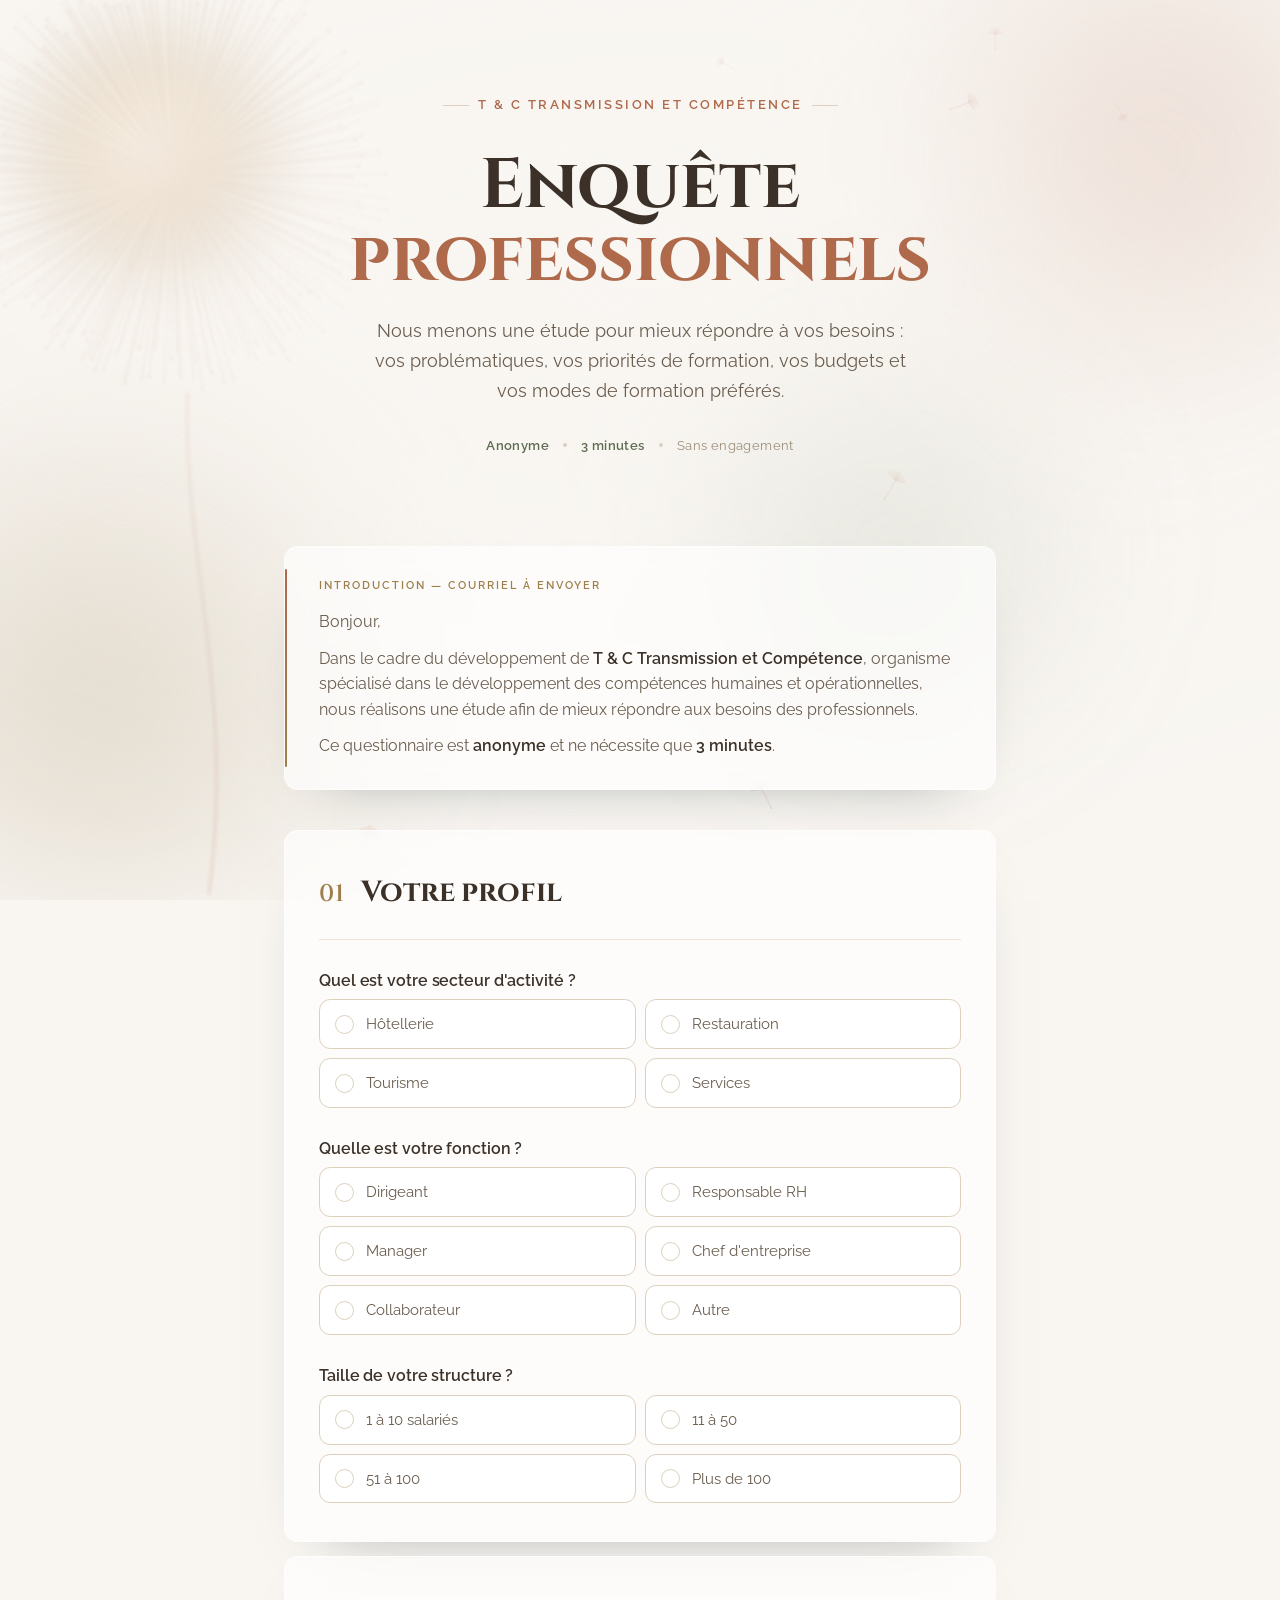
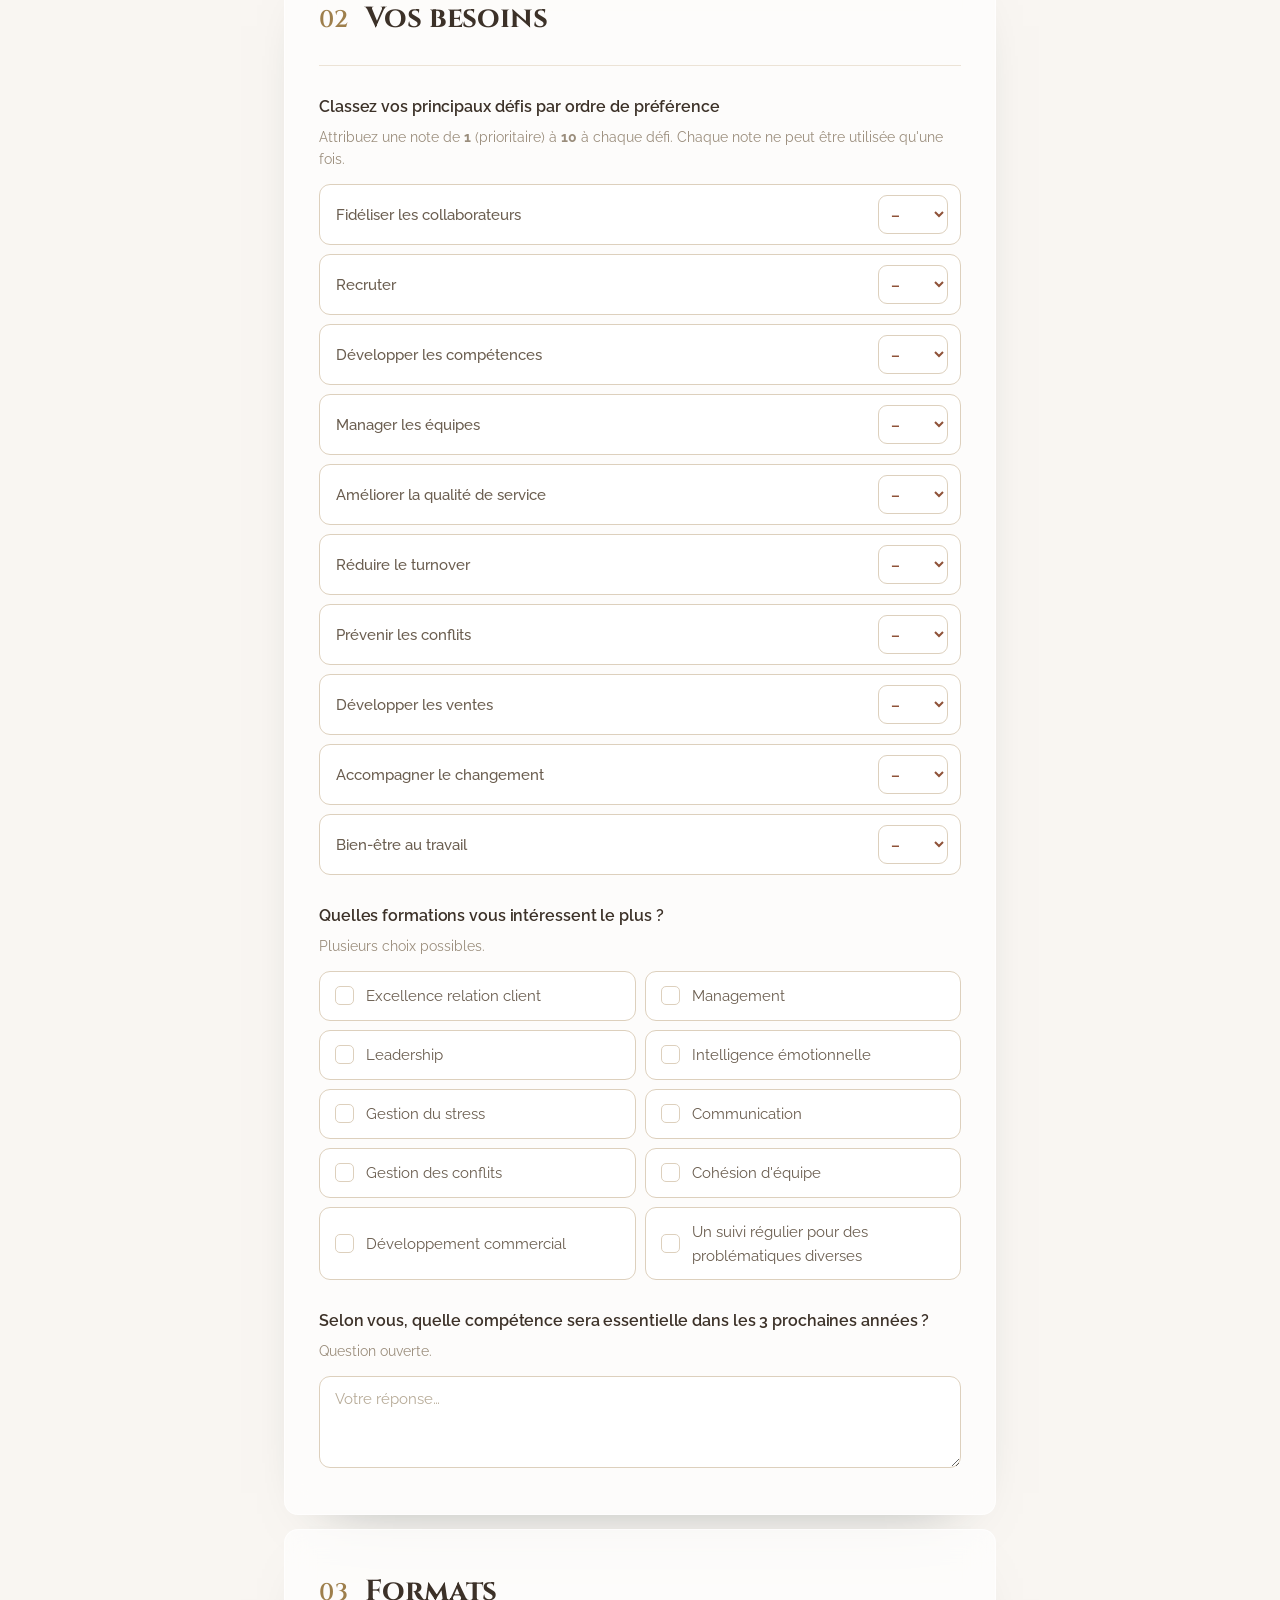
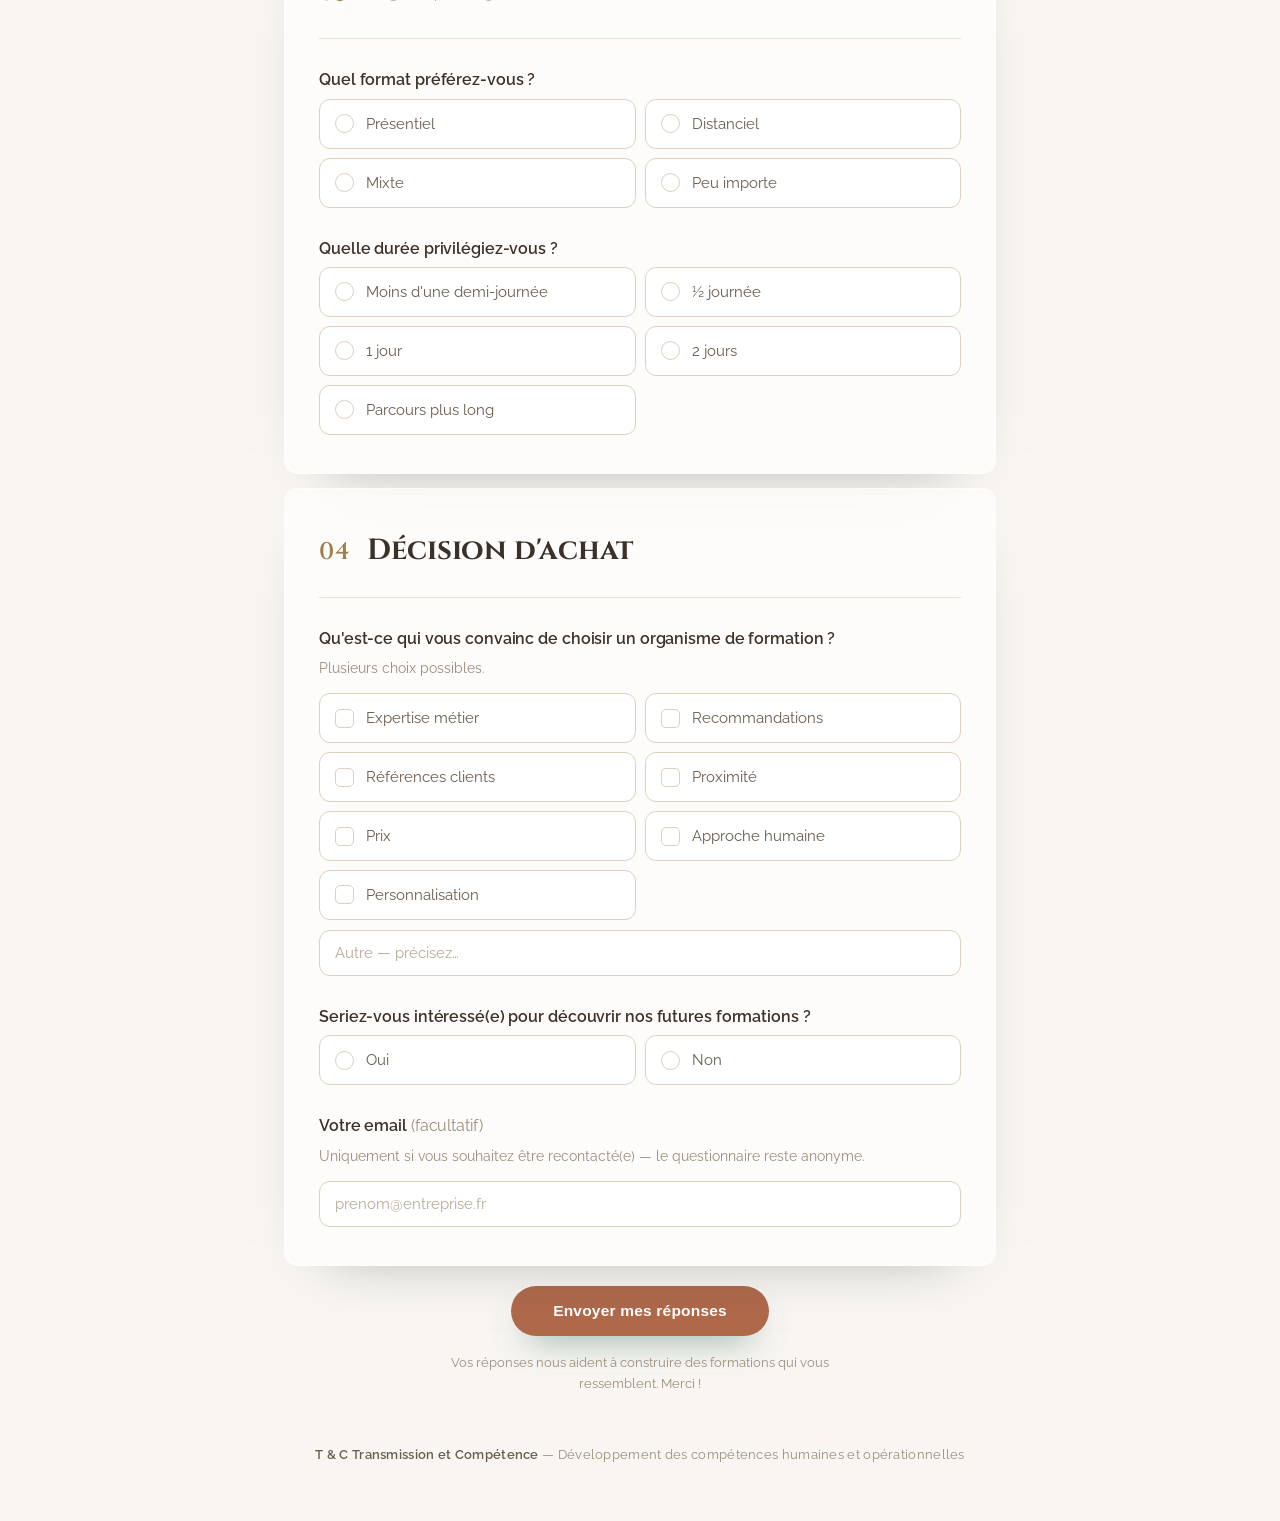
<file: enquete-tc-developpement.html>
<!DOCTYPE html>
<html lang="fr">
<head>
  <meta charset="UTF-8" />
  <meta name="viewport" content="width=device-width, initial-scale=1.0" />
  <title>Enquête professionnels — T &amp; C Transmission et Compétence</title>
  <meta name="description" content="Étude auprès des professionnels : vos problématiques, priorités de formation, budgets et modes de formation préférés. Questionnaire anonyme, 3 minutes." />
  <link rel="preconnect" href="https://fonts.googleapis.com" />
  <link rel="preconnect" href="https://fonts.gstatic.com" crossorigin />
  <link href="https://fonts.googleapis.com/css2?family=Cinzel:wght@400;500;600;700&family=Raleway:ital,wght@0,300;0,400;0,500;0,600;0,700;1,400;1,500&display=swap" rel="stylesheet" />
  <style>
    :root{
      --ink:#3c3128;          /* brun profond chaleureux */
      --ink-soft:#6a5d4f;
      --muted:#9a8d7c;
      --brand:#af694b;        /* terracotta */
      --brand-deep:#8f5238;
      --brand-tint:#f5e9e2;
      --accent:#9e7f4c;       /* doré */
      --accent-soft:#efe4d0;
      --gold-soft:#b29e7a;    /* taupe doré */
      --sage:#7c8a6f;         /* vert sauge */
      --sage-deep:#5f6d54;
      --paper:#f9f6f2;        /* fond crème */
      --paper-2:#f2ece3;
      --card:#ffffff;
      --line:#ece3d6;
      --line-strong:#ddd0bd;
      --radius:14px;
      --maxw:760px;
    }
    *{box-sizing:border-box;margin:0;padding:0}
    html{scroll-behavior:smooth}
    body{
      font-family:'Raleway',system-ui,sans-serif;color:var(--ink);line-height:1.65;font-weight:400;
      background:var(--paper);
      -webkit-font-smoothing:antialiased;
      position:relative;overflow-x:hidden;
    }
    .serif{font-family:'Cinzel',Georgia,serif}
    .wrap{max-width:var(--maxw);margin:0 auto;padding:0 24px;position:relative;z-index:2}

    /* ===== Décor : pissenlit + graines au vent ===== */
    .decor{position:fixed;inset:0;z-index:0;pointer-events:none;overflow:hidden}
    /* halos colorés flous (profondeur douce en arrière-plan) */
    .blob{position:absolute;border-radius:50%;filter:blur(80px);will-change:transform}
    .blob--1{width:min(56vw,560px);height:min(56vw,560px);top:-14%;right:-12%;
      background:radial-gradient(circle,rgba(175,105,75,.30),rgba(175,105,75,0) 70%);
      animation:drift1 26s ease-in-out infinite}
    .blob--2{width:min(60vw,620px);height:min(60vw,620px);bottom:-8%;left:-16%;
      background:radial-gradient(circle,rgba(178,158,122,.42),rgba(178,158,122,0) 70%);
      animation:drift2 32s ease-in-out infinite}
    .blob--3{width:min(40vw,440px);height:min(40vw,440px);top:36%;left:52%;
      background:radial-gradient(circle,rgba(124,138,111,.30),rgba(124,138,111,0) 70%);
      animation:drift1 38s ease-in-out infinite reverse}
    @keyframes drift1{50%{transform:translate(-26px,34px) scale(1.08)}}
    @keyframes drift2{50%{transform:translate(30px,-28px) scale(1.06)}}
    /* boule de lumière qui se déplace doucement */
    .orb{position:absolute;top:0;left:0;width:min(34vw,300px);height:min(34vw,300px);border-radius:50%;
      background:radial-gradient(circle,rgba(255,252,247,.95) 0%,rgba(224,196,150,.5) 30%,rgba(178,158,122,.26) 52%,rgba(178,158,122,0) 72%);
      filter:blur(26px);will-change:transform,opacity;
      animation:orbit 30s ease-in-out infinite,glow 7s ease-in-out infinite}
    @keyframes orbit{
      0%  {transform:translate(4vw,14vh)  scale(1)}
      22% {transform:translate(66vw,6vh)  scale(1.14)}
      44% {transform:translate(78vw,58vh) scale(.92)}
      64% {transform:translate(28vw,74vh) scale(1.12)}
      84% {transform:translate(-6vw,42vh) scale(1)}
      100%{transform:translate(4vw,14vh)  scale(1)}
    }
    @keyframes glow{0%,100%{opacity:.85}50%{opacity:1}}
    .dandelion{position:absolute;bottom:-40px;left:-70px;width:min(48vw,520px);color:var(--brand);
      opacity:.10;transform:rotate(-4deg);filter:blur(1.4px)}
    .dandelion svg{width:100%;height:auto;display:block}
    .seed{position:absolute;color:var(--brand);will-change:transform,opacity}
    .seed svg{display:block}

    /* voile crème pour garder la lisibilité du texte au centre */
    .veil{position:fixed;inset:0;z-index:1;pointer-events:none;
      background:radial-gradient(120% 85% at 50% 30%,rgba(249,246,242,.62) 0%,rgba(249,246,242,.22) 58%,rgba(249,246,242,0) 82%)}

    /* progress */
    .progress-bar{position:fixed;top:0;left:0;height:3px;width:0;z-index:60;
      background:linear-gradient(90deg,var(--brand),var(--accent));transition:width .15s ease}

    /* ===== Header ===== */
    header{padding:88px 0 44px;text-align:center}
    .brand{display:inline-flex;align-items:center;gap:9px;font-size:12.5px;font-weight:600;letter-spacing:2.5px;
      text-transform:uppercase;color:var(--brand);margin-bottom:34px}
    .brand::before,.brand::after{content:"";width:26px;height:1px;background:var(--line-strong)}
    header h1{font-family:'Cinzel',Georgia,serif;font-weight:700;font-size:clamp(42px,7.5vw,70px);line-height:1.04;
      letter-spacing:-.3px;color:var(--ink)}
    header h1 em{font-style:normal;color:var(--brand)}
    .lead{color:var(--ink-soft);font-size:17.5px;font-weight:400;max-width:560px;margin:22px auto 0;line-height:1.7}
    .meta{margin-top:28px;font-size:13px;letter-spacing:.4px;color:var(--muted);
      display:inline-flex;gap:14px;flex-wrap:wrap;justify-content:center;align-items:center}
    .meta span{display:inline-flex;align-items:center;gap:6px}
    .meta .sep{width:4px;height:4px;border-radius:50%;background:var(--line-strong)}
    .meta b{color:var(--sage-deep);font-weight:600}

    /* ===== Intro courriel ===== */
    .intro{margin:44px 0 8px;padding:30px 34px;background:rgba(255,255,255,.66);
      -webkit-backdrop-filter:blur(14px) saturate(1.1);backdrop-filter:blur(14px) saturate(1.1);
      border:1px solid rgba(255,255,255,.6);border-radius:var(--radius);position:relative;
      box-shadow:0 24px 60px -44px rgba(29,43,43,.55)}
    .intro::before{content:"";position:absolute;left:0;top:22px;bottom:22px;width:2px;border-radius:2px;
      background:linear-gradient(var(--brand),var(--accent))}
    .intro .tag{font-size:11px;font-weight:600;letter-spacing:2px;text-transform:uppercase;color:var(--accent);
      display:block;margin-bottom:14px}
    .intro p{color:var(--ink-soft);font-size:15.5px;margin-bottom:11px}
    .intro p:last-child{margin-bottom:0}
    .intro strong{color:var(--ink);font-weight:600}

    /* ===== Sections ===== */
    form{margin:40px 0 40px}
    .section{margin-bottom:14px;padding:38px 34px;background:rgba(255,255,255,.66);
      -webkit-backdrop-filter:blur(14px) saturate(1.1);backdrop-filter:blur(14px) saturate(1.1);
      border:1px solid rgba(255,255,255,.6);border-radius:var(--radius);
      box-shadow:0 24px 60px -46px rgba(29,43,43,.55)}
    .section__head{display:flex;align-items:baseline;gap:16px;padding-bottom:22px;margin-bottom:8px;
      border-bottom:1px solid var(--line)}
    .section__num{font-family:'Cinzel',Georgia,serif;font-size:24px;color:var(--accent);
      font-weight:600;flex:0 0 auto;line-height:1;letter-spacing:1px}
    .section__title{font-family:'Cinzel',Georgia,serif;font-weight:700;font-size:29px;letter-spacing:-.1px;color:var(--ink)}

    .q{margin-top:28px}
    .q__label{display:block;font-weight:600;font-size:16px;color:var(--ink);margin-bottom:5px;letter-spacing:-.1px}
    .q .hint{color:var(--muted);font-size:13.5px;margin-bottom:14px;font-weight:400}
    .q .hint .counter{color:var(--accent);font-weight:600}

    .options{display:grid;gap:9px}
    .options.cols-2{grid-template-columns:1fr 1fr}
    .opt{display:flex;align-items:center;gap:12px;border:1px solid var(--line-strong);border-radius:11px;
      padding:12px 15px;cursor:pointer;transition:border-color .18s,background .18s,color .18s;
      font-size:14.5px;font-weight:400;color:var(--ink-soft);background:var(--card)}
    .opt:hover{border-color:var(--brand);color:var(--ink)}
    .opt input{appearance:none;-webkit-appearance:none;width:19px;height:19px;flex:0 0 auto;
      border:1.6px solid var(--line-strong);background:#fff;cursor:pointer;position:relative;transition:.15s}
    .opt input[type=radio]{border-radius:50%}
    .opt input[type=checkbox]{border-radius:5px}
    .opt input:checked{border-color:var(--brand);background:var(--brand)}
    .opt input:checked::after{content:"";position:absolute;inset:0;background:#fff;
      -webkit-mask:no-repeat center/11px url("data:image/svg+xml,%3Csvg xmlns='http://www.w3.org/2000/svg' viewBox='0 0 24 24' fill='none' stroke='white' stroke-width='4' stroke-linecap='round' stroke-linejoin='round'%3E%3Cpolyline points='20 6 9 17 4 12'/%3E%3C/svg%3E");
      mask:no-repeat center/11px url("data:image/svg+xml,%3Csvg xmlns='http://www.w3.org/2000/svg' viewBox='0 0 24 24' fill='none' stroke='white' stroke-width='4' stroke-linecap='round' stroke-linejoin='round'%3E%3Cpolyline points='20 6 9 17 4 12'/%3E%3C/svg%3E")}
    .opt input[type=radio]:checked::after{-webkit-mask-size:9px;mask-size:9px}
    .opt.checked{border-color:var(--brand);background:var(--brand-tint);color:var(--ink)}
    .opt.disabled{opacity:.42;cursor:not-allowed}
    .opt.disabled:hover{border-color:var(--line-strong);color:var(--ink-soft)}

    input[type=text],input[type=email],textarea{width:100%;border:1px solid var(--line-strong);border-radius:11px;
      padding:13px 15px;font-family:inherit;font-size:15px;color:var(--ink);background:#fff;
      transition:border-color .18s,box-shadow .18s}
    input::placeholder,textarea::placeholder{color:#b7ab98}
    input:focus,textarea:focus{outline:none;border-color:var(--brand);box-shadow:0 0 0 3px rgba(175,105,75,.15)}
    textarea{min-height:92px;resize:vertical}

    /* ===== Classement (1 à 10) ===== */
    .rank{display:grid;gap:9px}
    .rank__row{display:flex;align-items:center;gap:14px;border:1px solid var(--line-strong);border-radius:11px;
      padding:10px 12px 10px 16px;background:var(--card);transition:border-color .18s,background .18s}
    .rank__row:hover{border-color:var(--brand)}
    .rank__row.done{border-color:var(--brand);background:var(--brand-tint)}
    .rank__lbl{flex:1;font-size:14.5px;color:var(--ink-soft);font-weight:500}
    .rank__row.done .rank__lbl{color:var(--ink)}
    .rank select{flex:0 0 auto;width:70px;border:1.4px solid var(--line-strong);border-radius:9px;padding:9px 8px;
      font-family:inherit;font-size:14.5px;font-weight:600;color:var(--brand-deep);background:#fff;cursor:pointer;transition:border-color .18s}
    .rank select:focus{outline:none;border-color:var(--brand);box-shadow:0 0 0 3px rgba(175,105,75,.15)}

    /* ===== Submit ===== */
    .submit-row{text-align:center;margin-top:20px}
    .btn{display:inline-flex;align-items:center;gap:10px;background:var(--brand);color:#fff;font-weight:600;
      font-size:15.5px;letter-spacing:.2px;border:0;border-radius:999px;padding:16px 42px;cursor:pointer;
      transition:transform .18s,box-shadow .2s,background .2s;box-shadow:0 16px 34px -16px rgba(47,107,94,.7)}
    .btn:hover{transform:translateY(-2px);background:var(--brand-deep);box-shadow:0 22px 44px -16px rgba(47,107,94,.7)}
    .privacy{color:var(--muted);font-size:13px;margin-top:16px;max-width:420px;margin-left:auto;margin-right:auto}

    /* ===== Thank you ===== */
    .thanks{display:none;text-align:center;padding:70px 30px}
    .thanks.show{display:block;animation:rise .5s ease}
    @keyframes rise{from{opacity:0;transform:translateY(14px)}to{opacity:1;transform:none}}
    .thanks .mark{width:70px;height:70px;margin:0 auto 24px;color:var(--brand)}
    .thanks h2{font-family:'Cinzel',Georgia,serif;font-weight:700;font-size:37px;margin-bottom:12px;letter-spacing:-.2px}
    .thanks p{color:var(--ink-soft);max-width:440px;margin:0 auto;font-size:16px}

    footer{text-align:center;color:var(--muted);font-size:12.5px;letter-spacing:.3px;padding:10px 0 56px}
    footer strong{color:var(--ink-soft);font-weight:600}

    @media(prefers-reduced-motion:reduce){
      .seed{display:none!important}
      .orb,.blob{animation:none!important}
    }
    @media(max-width:560px){
      .options.cols-2{grid-template-columns:1fr}
      .section{padding:30px 22px}
      .intro{padding:26px 22px}
      header{padding:60px 0 30px}
      .dandelion{opacity:.06;width:70vw}
    }
  </style>
</head>
<body>
  <div class="progress-bar" id="progress"></div>

  <!-- Décor pissenlit + graines -->
  <div class="decor" aria-hidden="true">
    <div class="blob blob--1"></div>
    <div class="blob blob--2"></div>
    <div class="blob blob--3"></div>
    <div class="orb"></div>
    <div class="dandelion" id="dandelion"></div>
  </div>
  <div class="veil" aria-hidden="true"></div>

  <div class="wrap">
    <header>
      <div class="brand">T &amp; C Transmission et Compétence</div>
      <h1>Enquête <em>professionnels</em></h1>
      <p class="lead">Nous menons une étude pour mieux répondre à vos besoins&nbsp;: vos problématiques, vos priorités de formation, vos budgets et vos modes de formation préférés.</p>
      <div class="meta">
        <span><b>Anonyme</b></span><span class="sep"></span>
        <span><b>3 minutes</b></span><span class="sep"></span>
        <span>Sans engagement</span>
      </div>
    </header>

    <div class="intro">
      <span class="tag">Introduction — courriel à envoyer</span>
      <p>Bonjour,</p>
      <p>Dans le cadre du développement de <strong>T &amp; C Transmission et Compétence</strong>, organisme spécialisé dans le développement des compétences humaines et opérationnelles, nous réalisons une étude afin de mieux répondre aux besoins des professionnels.</p>
      <p>Ce questionnaire est <strong>anonyme</strong> et ne nécessite que <strong>3 minutes</strong>.</p>
    </div>

    <form id="survey">

      <!-- Profil -->
      <section class="section">
        <div class="section__head">
          <span class="section__num">01</span>
          <h2 class="section__title">Votre profil</h2>
        </div>

        <div class="q">
          <span class="q__label">Quel est votre secteur d'activité&nbsp;?</span>
          <div class="options cols-2" data-max="1">
            <label class="opt"><input type="radio" name="secteur" value="Hôtellerie"> Hôtellerie</label>
            <label class="opt"><input type="radio" name="secteur" value="Restauration"> Restauration</label>
            <label class="opt"><input type="radio" name="secteur" value="Tourisme"> Tourisme</label>
            <label class="opt"><input type="radio" name="secteur" value="Services"> Services</label>
          </div>
        </div>

        <div class="q">
          <span class="q__label">Quelle est votre fonction&nbsp;?</span>
          <div class="options cols-2" data-max="1">
            <label class="opt"><input type="radio" name="fonction" value="Dirigeant"> Dirigeant</label>
            <label class="opt"><input type="radio" name="fonction" value="Responsable RH"> Responsable RH</label>
            <label class="opt"><input type="radio" name="fonction" value="Manager"> Manager</label>
            <label class="opt"><input type="radio" name="fonction" value="Chef d'entreprise"> Chef d'entreprise</label>
            <label class="opt"><input type="radio" name="fonction" value="Collaborateur"> Collaborateur</label>
            <label class="opt"><input type="radio" name="fonction" value="Autre"> Autre</label>
          </div>
        </div>

        <div class="q">
          <span class="q__label">Taille de votre structure&nbsp;?</span>
          <div class="options cols-2" data-max="1">
            <label class="opt"><input type="radio" name="taille" value="1 à 10 salariés"> 1 à 10 salariés</label>
            <label class="opt"><input type="radio" name="taille" value="11 à 50"> 11 à 50</label>
            <label class="opt"><input type="radio" name="taille" value="51 à 100"> 51 à 100</label>
            <label class="opt"><input type="radio" name="taille" value="Plus de 100"> Plus de 100</label>
          </div>
        </div>
      </section>

      <!-- Besoins -->
      <section class="section">
        <div class="section__head">
          <span class="section__num">02</span>
          <h2 class="section__title">Vos besoins</h2>
        </div>

        <div class="q">
          <span class="q__label">Classez vos principaux défis par ordre de préférence</span>
          <p class="hint">Attribuez une note de <strong>1</strong> (prioritaire) à <strong>10</strong> à chaque défi. Chaque note ne peut être utilisée qu'une fois.</p>
          <div class="rank" data-rank="defis">
            <div class="rank__row"><span class="rank__lbl">Fidéliser les collaborateurs</span><select data-item="Fidéliser les collaborateurs"></select></div>
            <div class="rank__row"><span class="rank__lbl">Recruter</span><select data-item="Recruter"></select></div>
            <div class="rank__row"><span class="rank__lbl">Développer les compétences</span><select data-item="Développer les compétences"></select></div>
            <div class="rank__row"><span class="rank__lbl">Manager les équipes</span><select data-item="Manager les équipes"></select></div>
            <div class="rank__row"><span class="rank__lbl">Améliorer la qualité de service</span><select data-item="Améliorer la qualité de service"></select></div>
            <div class="rank__row"><span class="rank__lbl">Réduire le turnover</span><select data-item="Réduire le turnover"></select></div>
            <div class="rank__row"><span class="rank__lbl">Prévenir les conflits</span><select data-item="Prévenir les conflits"></select></div>
            <div class="rank__row"><span class="rank__lbl">Développer les ventes</span><select data-item="Développer les ventes"></select></div>
            <div class="rank__row"><span class="rank__lbl">Accompagner le changement</span><select data-item="Accompagner le changement"></select></div>
            <div class="rank__row"><span class="rank__lbl">Bien-être au travail</span><select data-item="Bien-être au travail"></select></div>
          </div>
        </div>

        <div class="q">
          <span class="q__label">Quelles formations vous intéressent le plus&nbsp;?</span>
          <p class="hint">Plusieurs choix possibles.</p>
          <div class="options cols-2">
            <label class="opt"><input type="checkbox" name="formations" value="Excellence relation client"> Excellence relation client</label>
            <label class="opt"><input type="checkbox" name="formations" value="Management"> Management</label>
            <label class="opt"><input type="checkbox" name="formations" value="Leadership"> Leadership</label>
            <label class="opt"><input type="checkbox" name="formations" value="Intelligence émotionnelle"> Intelligence émotionnelle</label>
            <label class="opt"><input type="checkbox" name="formations" value="Gestion du stress"> Gestion du stress</label>
            <label class="opt"><input type="checkbox" name="formations" value="Communication"> Communication</label>
            <label class="opt"><input type="checkbox" name="formations" value="Gestion des conflits"> Gestion des conflits</label>
            <label class="opt"><input type="checkbox" name="formations" value="Cohésion d'équipe"> Cohésion d'équipe</label>
            <label class="opt"><input type="checkbox" name="formations" value="Développement commercial"> Développement commercial</label>
            <label class="opt"><input type="checkbox" name="formations" value="Suivi régulier problématiques diverses"> Un suivi régulier pour des problématiques diverses</label>
          </div>
        </div>

        <div class="q">
          <label class="q__label" for="competence">Selon vous, quelle compétence sera essentielle dans les 3 prochaines années&nbsp;?</label>
          <p class="hint">Question ouverte.</p>
          <textarea id="competence" name="competence" placeholder="Votre réponse…"></textarea>
        </div>
      </section>

      <!-- Formats -->
      <section class="section">
        <div class="section__head">
          <span class="section__num">03</span>
          <h2 class="section__title">Formats</h2>
        </div>

        <div class="q">
          <span class="q__label">Quel format préférez-vous&nbsp;?</span>
          <div class="options cols-2" data-max="1">
            <label class="opt"><input type="radio" name="format" value="Présentiel"> Présentiel</label>
            <label class="opt"><input type="radio" name="format" value="Distanciel"> Distanciel</label>
            <label class="opt"><input type="radio" name="format" value="Mixte"> Mixte</label>
            <label class="opt"><input type="radio" name="format" value="Peu importe"> Peu importe</label>
          </div>
        </div>

        <div class="q">
          <span class="q__label">Quelle durée privilégiez-vous&nbsp;?</span>
          <div class="options cols-2" data-max="1">
            <label class="opt"><input type="radio" name="duree" value="Moins d'une demi-journée"> Moins d'une demi-journée</label>
            <label class="opt"><input type="radio" name="duree" value="1/2 journée"> ½ journée</label>
            <label class="opt"><input type="radio" name="duree" value="1 jour"> 1 jour</label>
            <label class="opt"><input type="radio" name="duree" value="2 jours"> 2 jours</label>
            <label class="opt"><input type="radio" name="duree" value="Parcours plus long"> Parcours plus long</label>
          </div>
        </div>
      </section>

      <!-- Décision d'achat -->
      <section class="section">
        <div class="section__head">
          <span class="section__num">04</span>
          <h2 class="section__title">Décision d'achat</h2>
        </div>

        <div class="q">
          <span class="q__label">Qu'est-ce qui vous convainc de choisir un organisme de formation&nbsp;?</span>
          <p class="hint">Plusieurs choix possibles.</p>
          <div class="options cols-2">
            <label class="opt"><input type="checkbox" name="criteres" value="Expertise métier"> Expertise métier</label>
            <label class="opt"><input type="checkbox" name="criteres" value="Recommandations"> Recommandations</label>
            <label class="opt"><input type="checkbox" name="criteres" value="Références clients"> Références clients</label>
            <label class="opt"><input type="checkbox" name="criteres" value="Proximité"> Proximité</label>
            <label class="opt"><input type="checkbox" name="criteres" value="Prix"> Prix</label>
            <label class="opt"><input type="checkbox" name="criteres" value="Approche humaine"> Approche humaine</label>
            <label class="opt"><input type="checkbox" name="criteres" value="Personnalisation"> Personnalisation</label>
          </div>
          <input type="text" name="criteres_autre" placeholder="Autre — précisez…" style="margin-top:10px" />
        </div>

        <div class="q">
          <span class="q__label">Seriez-vous intéressé(e) pour découvrir nos futures formations&nbsp;?</span>
          <div class="options cols-2" data-max="1">
            <label class="opt"><input type="radio" name="interet" value="Oui"> Oui</label>
            <label class="opt"><input type="radio" name="interet" value="Non"> Non</label>
          </div>
        </div>

        <div class="q">
          <label class="q__label" for="email">Votre email <span style="color:var(--muted);font-weight:400">(facultatif)</span></label>
          <p class="hint">Uniquement si vous souhaitez être recontacté(e) — le questionnaire reste anonyme.</p>
          <input type="email" id="email" name="email" placeholder="prenom@entreprise.fr" />
        </div>
      </section>

      <div class="submit-row">
        <button type="submit" class="btn">Envoyer mes réponses</button>
        <p class="privacy">Vos réponses nous aident à construire des formations qui vous ressemblent. Merci&nbsp;!</p>
      </div>
    </form>

    <div class="thanks" id="thanks">
      <svg class="mark" viewBox="0 0 24 24" fill="none" stroke="currentColor" stroke-width="1.4" stroke-linecap="round" stroke-linejoin="round"><circle cx="12" cy="12" r="10"/><path d="M8 12.5l2.5 2.5 5-5.5"/></svg>
      <h2>Merci pour votre participation&nbsp;!</h2>
      <p>Vos réponses ont bien été prises en compte. Elles nous aideront à concevoir des formations réellement adaptées à vos besoins.</p>
    </div>

    <footer>
      <strong>T &amp; C Transmission et Compétence</strong> — Développement des compétences humaines et opérationnelles
    </footer>
  </div>

  <script>
    /* ---------- Barre de progression ---------- */
    const bar = document.getElementById('progress');
    window.addEventListener('scroll', () => {
      const h = document.documentElement.scrollHeight - window.innerHeight;
      bar.style.width = (h > 0 ? (window.scrollY / h) * 100 : 0) + '%';
    }, { passive:true });

    /* ---------- Dessin du pissenlit ---------- */
    (function drawDandelion(){
      const R = 130, N = 220;
      let f = '';
      for (let i = 0; i < N; i++){
        const a = (i / N) * Math.PI * 2 + (Math.random()-0.5)*0.05;
        const len = R * (0.78 + Math.random()*0.22);
        const x = Math.cos(a) * len, y = Math.sin(a) * len;
        f += `<line x1="0" y1="0" x2="${x.toFixed(1)}" y2="${y.toFixed(1)}"/>`;
        f += `<circle cx="${x.toFixed(1)}" cy="${y.toFixed(1)}" r="${(0.7+Math.random()*0.7).toFixed(1)}" stroke="none" fill="currentColor"/>`;
      }
      const vb = R + 24;
      const svg =
        `<svg viewBox="${-vb} ${-vb} ${vb*2} ${vb*2 + 300}" xmlns="http://www.w3.org/2000/svg">
          <path d="M0 ${R} C -10 ${R+90}, 16 ${R+180}, -8 ${R+296}" fill="none" stroke="currentColor" stroke-width="2.4" stroke-linecap="round"/>
          <g stroke="currentColor" stroke-width="0.8" fill="currentColor">${f}</g>
          <circle cx="0" cy="0" r="4" fill="currentColor" stroke="none"/>
        </svg>`;
      document.getElementById('dandelion').innerHTML = svg;
    })();

    /* ---------- Graines (akènes) qui s'envolent ---------- */
    (function seeds(){
      const reduce = window.matchMedia('(prefers-reduced-motion: reduce)').matches;
      if (reduce) return;
      const layer = document.querySelector('.decor');

      // SVG d'une graine de pissenlit : aigrette (filaments) + tige + akène
      function seedMarkup(size){
        let fil = '';
        const n = 11;
        for (let i = 0; i < n; i++){
          const ang = (-72 + (144 * i / (n-1))) * Math.PI/180; // depuis la verticale
          const len = 9 + Math.random()*3;
          const x = Math.sin(ang) * len, y = -Math.cos(ang) * len;
          fil += `<line x1="0" y1="0" x2="${x.toFixed(1)}" y2="${y.toFixed(1)}"/>`;
          fil += `<circle cx="${x.toFixed(1)}" cy="${y.toFixed(1)}" r="0.5" stroke="none" fill="currentColor"/>`;
        }
        return `<svg width="${size}" height="${size*1.5}" viewBox="-16 -18 32 46" xmlns="http://www.w3.org/2000/svg">
          <g stroke="currentColor" stroke-width="0.7" fill="currentColor" opacity="0.95">${fil}</g>
          <path d="M0 0 Q 1.4 12 0.3 21" fill="none" stroke="currentColor" stroke-width="0.7"/>
          <path d="M0.3 21 q -1.5 3.2 0 5.4 q 1.5 -2.2 0 -5.4 z" fill="currentColor" stroke="none"/>
        </svg>`;
      }

      const COUNT = 15;
      for (let i = 0; i < COUNT; i++){
        const el = document.createElement('div');
        el.className = 'seed';
        const size = 14 + Math.random()*16;         // 14–30px
        el.innerHTML = seedMarkup(size);
        el.style.opacity = (0.16 + Math.random()*0.24).toFixed(2);
        layer.appendChild(el);
        launch(el);
      }

      function launch(el){
        const vw = window.innerWidth, vh = window.innerHeight;
        // départ : bord bas-gauche (près du pissenlit) ou bas de l'écran
        const startX = -60 + Math.random() * vw * 0.5;
        const startY = vh + 40 + Math.random()*80;
        // arrivée : vers le haut-droite (poussé par le vent)
        const endX = startX + vw * (0.45 + Math.random()*0.7);
        const endY = -80 - Math.random()*120;
        const dur = 16000 + Math.random()*14000;    // 16–30 s
        const swayAmp = 24 + Math.random()*40;
        const swayFreq = 1.5 + Math.random()*2;
        const spin = (Math.random()*2 - 1) * 220;
        const start = performance.now() + Math.random()* (-dur); // certaines déjà en cours

        function frame(now){
          let t = (now - start) / dur;
          if (t >= 1){ launch(el); return; }         // relance en boucle
          if (t < 0) t = 0;
          const ease = t;                             // vitesse ~constante (vent)
          const x = startX + (endX - startX) * ease + Math.sin(t * Math.PI * swayFreq) * swayAmp;
          const y = startY + (endY - startY) * ease;
          const rot = spin * t + Math.sin(t * Math.PI * swayFreq) * 12;
          // fondu en entrée et en sortie
          const fade = Math.min(1, t*6) * Math.min(1, (1-t)*6);
          el.style.transform = `translate3d(${x.toFixed(1)}px, ${y.toFixed(1)}px, 0) rotate(${rot.toFixed(1)}deg)`;
          el.style.opacity = (0.30 * fade).toFixed(3);
          requestAnimationFrame(frame);
        }
        requestAnimationFrame(frame);
      }
    })();

    /* ---------- Logique du formulaire ---------- */
    const form = document.getElementById('survey');

    function refreshGroup(group){
      const max = parseInt(group.dataset.max || '0', 10);
      const boxes = [...group.querySelectorAll('input')];
      const checkedCount = boxes.filter(b => b.checked).length;

      boxes.forEach(b => {
        const opt = b.closest('.opt');
        opt.classList.toggle('checked', b.checked);
        if (b.type === 'checkbox' && max > 0){
          const lock = !b.checked && checkedCount >= max;
          b.disabled = lock;
          opt.classList.toggle('disabled', lock);
        }
      });

      const name = boxes[0] && boxes[0].name;
      const counter = document.querySelector('.counter[data-for="' + name + '"]');
      if (counter && max > 0) counter.textContent = checkedCount + ' / ' + max;
    }

    form.querySelectorAll('.options').forEach(g => {
      g.addEventListener('change', () => refreshGroup(g));
      refreshGroup(g);
    });

    /* ---------- Classement 1 à 10 ---------- */
    function initRank(container){
      const selects = [...container.querySelectorAll('select')];
      const n = selects.length;
      selects.forEach(sel => {
        sel.innerHTML = '<option value="">–</option>';
        for (let i = 1; i <= n; i++) sel.insertAdjacentHTML('beforeend', '<option value="' + i + '">' + i + '</option>');
      });
      function refresh(){
        const used = selects.map(s => s.value).filter(Boolean);
        selects.forEach(s => {
          s.closest('.rank__row').classList.toggle('done', !!s.value);
          [...s.options].forEach(o => { if (o.value) o.disabled = (o.value !== s.value && used.includes(o.value)); });
        });
      }
      selects.forEach(s => s.addEventListener('change', refresh));
      refresh();
    }
    form.querySelectorAll('.rank').forEach(initRank);

    form.addEventListener('submit', (e) => {
      e.preventDefault();
      const data = new FormData(form);
      const result = {};
      for (const [k, v] of data.entries()){
        if (result[k]) result[k] = [].concat(result[k], v);
        else result[k] = v;
      }
      // classements
      form.querySelectorAll('.rank').forEach(c => {
        const ranking = {};
        c.querySelectorAll('select').forEach(s => { if (s.value) ranking[s.dataset.item] = +s.value; });
        result[c.dataset.rank + '_classement'] = ranking;
      });
      console.log('Réponses de l\'enquête :', result);

      form.style.display = 'none';
      document.querySelector('.intro').style.display = 'none';
      const thanks = document.getElementById('thanks');
      thanks.classList.add('show');
      thanks.scrollIntoView({ behavior:'smooth', block:'center' });
    });
  </script>
</body>
</html>
</file>
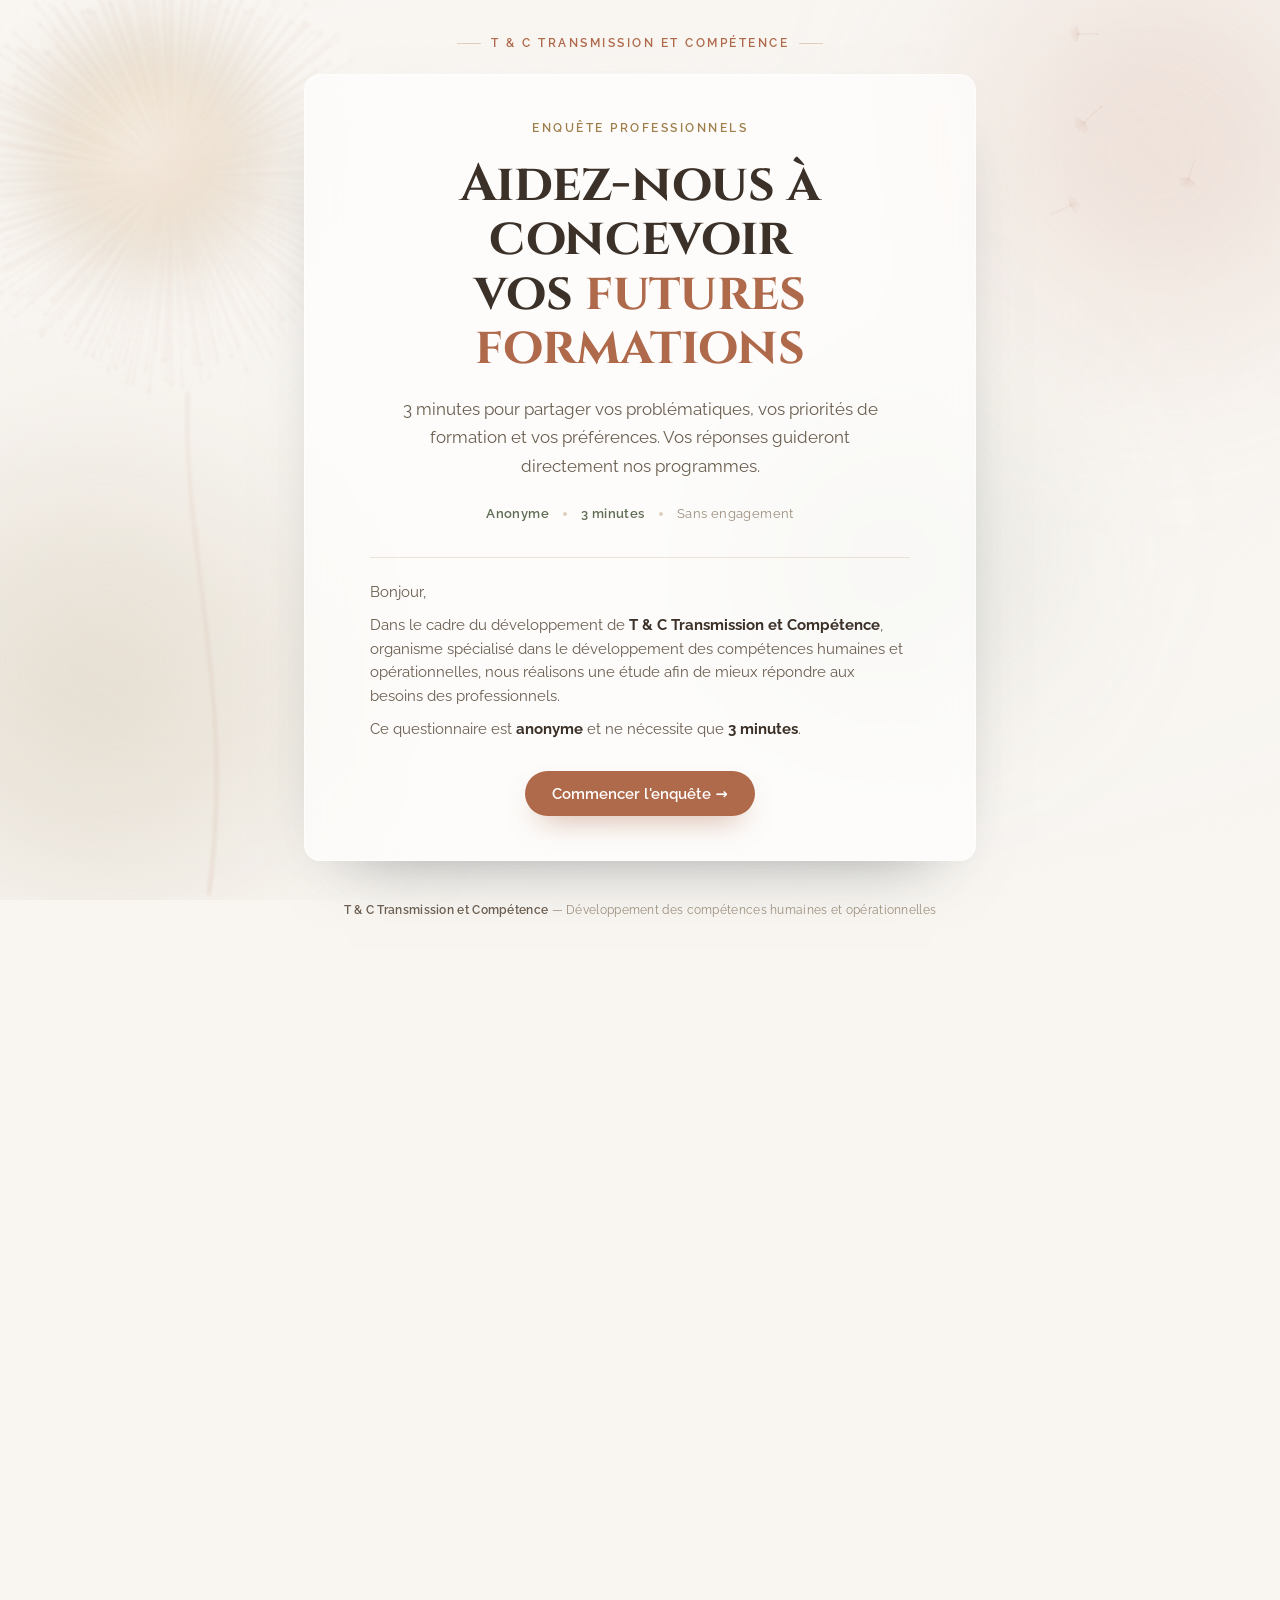
<file: enquete-tc-v2.html>
<!DOCTYPE html>
<html lang="fr">
<head>
  <meta charset="UTF-8" />
  <meta name="viewport" content="width=device-width, initial-scale=1.0" />
  <title>Enquête professionnels — T &amp; C Transmission et Compétence</title>
  <meta name="description" content="Questionnaire pas à pas : problématiques, priorités de formation, budgets et modes de formation préférés. Anonyme, 3 minutes." />
  <link rel="preconnect" href="https://fonts.googleapis.com" />
  <link rel="preconnect" href="https://fonts.gstatic.com" crossorigin />
  <link href="https://fonts.googleapis.com/css2?family=Cinzel:wght@400;500;600;700&family=Raleway:ital,wght@0,300;0,400;0,500;0,600;0,700;1,400;1,500&display=swap" rel="stylesheet" />
  <style>
    :root{
      --ink:#3c3128;--ink-soft:#6a5d4f;--muted:#9a8d7c;
      --brand:#af694b;--brand-deep:#8f5238;--brand-tint:#f5e9e2;
      --accent:#9e7f4c;--gold-soft:#b29e7a;--sage:#7c8a6f;--sage-deep:#5f6d54;
      --paper:#f9f6f2;--card:#ffffff;
      --line:#ece3d6;--line-strong:#ddd0bd;--radius:16px;--maxw:720px;
    }
    *{box-sizing:border-box;margin:0;padding:0}
    html{scroll-behavior:smooth}
    body{font-family:'Raleway',system-ui,sans-serif;color:var(--ink);line-height:1.65;font-weight:400;
      background:var(--paper);-webkit-font-smoothing:antialiased;min-height:100vh;
      display:flex;flex-direction:column;position:relative;overflow-x:hidden}
    .serif{font-family:'Cinzel',Georgia,serif}

    /* ===== Décor ===== */
    .decor{position:fixed;inset:0;z-index:0;pointer-events:none;overflow:hidden}
    .blob{position:absolute;border-radius:50%;filter:blur(80px);will-change:transform}
    .blob--1{width:min(56vw,560px);height:min(56vw,560px);top:-14%;right:-12%;
      background:radial-gradient(circle,rgba(175,105,75,.30),rgba(175,105,75,0) 70%);animation:drift1 26s ease-in-out infinite}
    .blob--2{width:min(60vw,620px);height:min(60vw,620px);bottom:-8%;left:-16%;
      background:radial-gradient(circle,rgba(178,158,122,.42),rgba(178,158,122,0) 70%);animation:drift2 32s ease-in-out infinite}
    .blob--3{width:min(40vw,440px);height:min(40vw,440px);top:36%;left:52%;
      background:radial-gradient(circle,rgba(124,138,111,.30),rgba(124,138,111,0) 70%);animation:drift1 38s ease-in-out infinite reverse}
    @keyframes drift1{50%{transform:translate(-26px,34px) scale(1.08)}}
    @keyframes drift2{50%{transform:translate(30px,-28px) scale(1.06)}}
    .orb{position:absolute;top:0;left:0;width:min(34vw,300px);height:min(34vw,300px);border-radius:50%;
      background:radial-gradient(circle,rgba(255,252,247,.95) 0%,rgba(224,196,150,.5) 30%,rgba(178,158,122,.26) 52%,rgba(178,158,122,0) 72%);
      filter:blur(26px);will-change:transform,opacity;animation:orbit 30s ease-in-out infinite,glow 7s ease-in-out infinite}
    @keyframes orbit{0%{transform:translate(4vw,14vh) scale(1)}22%{transform:translate(66vw,6vh) scale(1.14)}
      44%{transform:translate(78vw,58vh) scale(.92)}64%{transform:translate(28vw,74vh) scale(1.12)}
      84%{transform:translate(-6vw,42vh) scale(1)}100%{transform:translate(4vw,14vh) scale(1)}}
    @keyframes glow{0%,100%{opacity:.85}50%{opacity:1}}
    .dandelion{position:absolute;bottom:-40px;left:-70px;width:min(48vw,520px);color:var(--brand);
      opacity:.10;transform:rotate(-4deg);filter:blur(1.4px)}
    .dandelion svg{width:100%;height:auto;display:block}
    .seed{position:absolute;color:var(--brand);will-change:transform,opacity}
    .seed svg{display:block}
    .veil{position:fixed;inset:0;z-index:1;pointer-events:none;
      background:radial-gradient(120% 85% at 50% 35%,rgba(249,246,242,.6) 0%,rgba(249,246,242,.2) 58%,rgba(249,246,242,0) 82%)}

    /* progress */
    .progress-bar{position:fixed;top:0;left:0;height:3px;width:0;z-index:60;
      background:linear-gradient(90deg,var(--brand),var(--accent));transition:width .5s cubic-bezier(.4,0,.2,1)}

    /* ===== App layout ===== */
    .app{position:relative;z-index:2;width:100%;max-width:var(--maxw);margin:0 auto;
      padding:34px 24px 40px;flex:1;display:flex;flex-direction:column;justify-content:center}

    .toprow{display:flex;align-items:center;justify-content:center;gap:10px;margin-bottom:20px;
      font-size:12px;font-weight:600;letter-spacing:2.5px;text-transform:uppercase;color:var(--brand)}
    .toprow .l{width:24px;height:1px;background:var(--line-strong)}

    /* stage + slides */
    .stage{position:relative;transition:height .5s cubic-bezier(.4,0,.2,1)}
    .slide{position:absolute;top:0;left:0;width:100%;opacity:0;transform:translateX(64px);pointer-events:none;
      transition:transform .58s cubic-bezier(.33,1,.68,1),opacity .42s ease}
    .slide.active{opacity:1;transform:translateX(0);pointer-events:auto}

    .pcard{background:rgba(255,255,255,.68);-webkit-backdrop-filter:blur(16px) saturate(1.1);backdrop-filter:blur(16px) saturate(1.1);
      border:1px solid rgba(255,255,255,.6);border-radius:var(--radius);padding:44px 40px;
      box-shadow:0 30px 70px -46px rgba(29,43,43,.6)}

    .eyebrow{font-family:'Cinzel',Georgia,serif;font-size:22px;color:var(--accent);letter-spacing:1px;
      display:block;margin-bottom:6px}
    .ptitle{font-family:'Cinzel',Georgia,serif;font-weight:700;font-size:clamp(30px,5.5vw,44px);
      line-height:1.06;letter-spacing:-.3px;color:var(--ink)}
    .psub{color:var(--ink-soft);font-size:16px;margin-top:12px;max-width:520px}

    /* intro slide */
    .intro-slide{text-align:center}
    .intro-slide .brand-lg{font-family:'Cinzel',Georgia,serif;font-weight:700;
      font-size:clamp(34px,6vw,52px);letter-spacing:-.3px;line-height:1.05}
    .intro-slide .brand-lg em{font-style:normal;color:var(--brand)}
    .intro-slide .kick{font-size:12px;font-weight:600;letter-spacing:2.5px;text-transform:uppercase;color:var(--accent);margin-bottom:18px;display:block}
    .intro-slide .lead{color:var(--ink-soft);font-size:16.5px;max-width:520px;margin:20px auto 0;line-height:1.72}
    .intro-note{margin:26px auto 0;max-width:540px;text-align:left;border-top:1px solid var(--line);padding-top:22px;
      color:var(--ink-soft);font-size:14.5px}
    .intro-note p{margin-bottom:9px}
    .intro-note p:last-child{margin-bottom:0}
    .intro-note strong{color:var(--ink)}
    .meta{margin:24px 0 6px;font-size:12.5px;letter-spacing:.4px;color:var(--muted);
      display:inline-flex;gap:14px;flex-wrap:wrap;justify-content:center;align-items:center}
    .meta span{display:inline-flex;align-items:center;gap:6px}
    .meta .sep{width:4px;height:4px;border-radius:50%;background:var(--line-strong)}
    .meta b{color:var(--sage-deep);font-weight:600}

    /* questions */
    .q{margin-top:24px}
    .q:first-of-type{margin-top:28px}
    .q__label{display:block;font-weight:600;font-size:15.5px;color:var(--ink);margin-bottom:5px}
    .hint{color:var(--muted);font-size:13px;margin-bottom:12px}
    .hint .counter{color:var(--accent);font-weight:600}
    .options{display:grid;gap:9px}
    .options.cols-2{grid-template-columns:1fr 1fr}
    .opt{display:flex;align-items:center;gap:11px;border:1px solid var(--line-strong);border-radius:11px;
      padding:11px 14px;cursor:pointer;transition:border-color .18s,background .18s,color .18s;
      font-size:14px;color:var(--ink-soft);background:rgba(255,255,255,.7)}
    .opt:hover{border-color:var(--brand);color:var(--ink)}
    .opt input{appearance:none;-webkit-appearance:none;width:18px;height:18px;flex:0 0 auto;
      border:1.6px solid var(--line-strong);background:#fff;cursor:pointer;position:relative;transition:.15s}
    .opt input[type=radio]{border-radius:50%}
    .opt input[type=checkbox]{border-radius:5px}
    .opt input:checked{border-color:var(--brand);background:var(--brand)}
    .opt input:checked::after{content:"";position:absolute;inset:0;background:#fff;
      -webkit-mask:no-repeat center/10px url("data:image/svg+xml,%3Csvg xmlns='http://www.w3.org/2000/svg' viewBox='0 0 24 24' fill='none' stroke='white' stroke-width='4' stroke-linecap='round' stroke-linejoin='round'%3E%3Cpolyline points='20 6 9 17 4 12'/%3E%3C/svg%3E");
      mask:no-repeat center/10px url("data:image/svg+xml,%3Csvg xmlns='http://www.w3.org/2000/svg' viewBox='0 0 24 24' fill='none' stroke='white' stroke-width='4' stroke-linecap='round' stroke-linejoin='round'%3E%3Cpolyline points='20 6 9 17 4 12'/%3E%3C/svg%3E")}
    .opt input[type=radio]:checked::after{-webkit-mask-size:8px;mask-size:8px}
    .opt.checked{border-color:var(--brand);background:var(--brand-tint);color:var(--ink)}
    .opt.disabled{opacity:.42;cursor:not-allowed}
    .opt.disabled:hover{border-color:var(--line-strong);color:var(--ink-soft)}
    input[type=text],input[type=email],textarea{width:100%;border:1px solid var(--line-strong);border-radius:11px;
      padding:12px 14px;font-family:inherit;font-size:14.5px;color:var(--ink);background:#fff;transition:border-color .18s,box-shadow .18s}
    input::placeholder,textarea::placeholder{color:#b7ab98}
    input:focus,textarea:focus{outline:none;border-color:var(--brand);box-shadow:0 0 0 3px rgba(175,105,75,.15)}
    textarea{min-height:84px;resize:vertical}

    /* ===== Classement (1 à 10) ===== */
    .rank{display:grid;gap:9px}
    .rank__row{display:flex;align-items:center;gap:14px;border:1px solid var(--line-strong);border-radius:11px;
      padding:10px 12px 10px 16px;background:rgba(255,255,255,.7);transition:border-color .18s,background .18s}
    .rank__row:hover{border-color:var(--brand)}
    .rank__row.done{border-color:var(--brand);background:var(--brand-tint)}
    .rank__lbl{flex:1;font-size:14px;color:var(--ink-soft);font-weight:500}
    .rank__row.done .rank__lbl{color:var(--ink)}
    .rank select{flex:0 0 auto;width:66px;border:1.4px solid var(--line-strong);border-radius:9px;padding:8px;
      font-family:inherit;font-size:14px;font-weight:600;color:var(--brand-deep);background:#fff;cursor:pointer;transition:border-color .18s}
    .rank select:focus{outline:none;border-color:var(--brand);box-shadow:0 0 0 3px rgba(175,105,75,.15)}

    /* thank you slide */
    .thanks-slide{text-align:center}
    .thanks-slide .mark{width:66px;height:66px;margin:0 auto 22px;color:var(--brand)}
    .thanks-slide h2{font-family:'Cinzel',Georgia,serif;font-weight:700;font-size:38px;letter-spacing:-.2px;margin-bottom:12px}
    .thanks-slide p{color:var(--ink-soft);max-width:440px;margin:0 auto;font-size:15.5px}

    /* ===== Navigation ===== */
    .nav{display:flex;align-items:center;justify-content:space-between;gap:16px;margin-top:22px;
      opacity:1;transition:opacity .3s}
    .nav.hidden{opacity:0;pointer-events:none;height:0;margin:0;overflow:hidden}
    .nav-btn{font-family:inherit;font-size:14.5px;font-weight:600;border-radius:999px;padding:13px 26px;cursor:pointer;
      border:1px solid transparent;transition:transform .18s,background .2s,border-color .2s,color .2s;white-space:nowrap}
    .nav-btn.ghost{background:transparent;border-color:var(--line-strong);color:var(--ink-soft)}
    .nav-btn.ghost:hover{border-color:var(--brand);color:var(--brand)}
    .nav-btn.ghost:disabled{opacity:0;pointer-events:none}
    .nav-btn.solid{background:var(--brand);color:#fff;box-shadow:0 14px 30px -14px rgba(175,105,75,.7)}
    .nav-btn.solid:hover{transform:translateY(-2px);background:var(--brand-deep)}
    .dots{display:flex;gap:9px;align-items:center}
    .dot{width:8px;height:8px;border-radius:50%;background:var(--line-strong);transition:all .3s;cursor:pointer}
    .dot.active{background:var(--brand);width:22px;border-radius:4px}
    .dot.done{background:var(--brand);opacity:.5}

    .startrow{display:flex;justify-content:center;margin-top:30px}

    footer{position:relative;z-index:2;text-align:center;color:var(--muted);font-size:12px;letter-spacing:.3px;padding:0 20px 26px}
    footer strong{color:var(--ink-soft);font-weight:600}

    @media(prefers-reduced-motion:reduce){.seed{display:none!important}.orb,.blob{animation:none!important}}
    @media(max-width:560px){
      .options.cols-2{grid-template-columns:1fr}
      .pcard{padding:32px 22px}
      .app{padding:24px 16px 30px}
      .nav-btn{padding:12px 20px;font-size:14px}
      .dandelion{opacity:.06;width:70vw}
    }
  </style>
</head>
<body>
  <div class="progress-bar" id="progress"></div>

  <div class="decor" aria-hidden="true">
    <div class="blob blob--1"></div>
    <div class="blob blob--2"></div>
    <div class="blob blob--3"></div>
    <div class="orb"></div>
    <div class="dandelion" id="dandelion"></div>
  </div>
  <div class="veil" aria-hidden="true"></div>

  <div class="app">
    <div class="toprow"><span class="l"></span> T &amp; C Transmission et Compétence <span class="l"></span></div>

    <form id="survey">
      <div class="stage" id="stage">

        <!-- 0 · Intro -->
        <section class="slide" data-step="intro">
          <div class="pcard intro-slide">
            <span class="kick">Enquête professionnels</span>
            <div class="brand-lg">Aidez-nous à concevoir<br>vos <em>futures formations</em></div>
            <p class="lead">3 minutes pour partager vos problématiques, vos priorités de formation et vos préférences. Vos réponses guideront directement nos programmes.</p>
            <div class="meta">
              <span><b>Anonyme</b></span><span class="sep"></span>
              <span><b>3 minutes</b></span><span class="sep"></span>
              <span>Sans engagement</span>
            </div>
            <div class="intro-note">
              <p>Bonjour,</p>
              <p>Dans le cadre du développement de <strong>T &amp; C Transmission et Compétence</strong>, organisme spécialisé dans le développement des compétences humaines et opérationnelles, nous réalisons une étude afin de mieux répondre aux besoins des professionnels.</p>
              <p>Ce questionnaire est <strong>anonyme</strong> et ne nécessite que <strong>3 minutes</strong>.</p>
            </div>
            <div class="startrow">
              <button type="button" class="nav-btn solid" data-start>Commencer l'enquête →</button>
            </div>
          </div>
        </section>

        <!-- 1 · Profil -->
        <section class="slide" data-step="q">
          <div class="pcard">
            <span class="eyebrow">01</span>
            <h2 class="ptitle">Votre profil</h2>
            <p class="psub">Pour situer votre contexte professionnel.</p>

            <div class="q">
              <span class="q__label">Quel est votre secteur d'activité&nbsp;?</span>
              <div class="options cols-2" data-max="1">
                <label class="opt"><input type="radio" name="secteur" value="Hôtellerie"> Hôtellerie</label>
                <label class="opt"><input type="radio" name="secteur" value="Restauration"> Restauration</label>
                <label class="opt"><input type="radio" name="secteur" value="Tourisme"> Tourisme</label>
                <label class="opt"><input type="radio" name="secteur" value="Services"> Services</label>
              </div>
            </div>
            <div class="q">
              <span class="q__label">Quelle est votre fonction&nbsp;?</span>
              <div class="options cols-2" data-max="1">
                <label class="opt"><input type="radio" name="fonction" value="Dirigeant"> Dirigeant</label>
                <label class="opt"><input type="radio" name="fonction" value="Responsable RH"> Responsable RH</label>
                <label class="opt"><input type="radio" name="fonction" value="Manager"> Manager</label>
                <label class="opt"><input type="radio" name="fonction" value="Chef d'entreprise"> Chef d'entreprise</label>
                <label class="opt"><input type="radio" name="fonction" value="Collaborateur"> Collaborateur</label>
                <label class="opt"><input type="radio" name="fonction" value="Autre"> Autre</label>
              </div>
            </div>
            <div class="q">
              <span class="q__label">Taille de votre structure&nbsp;?</span>
              <div class="options cols-2" data-max="1">
                <label class="opt"><input type="radio" name="taille" value="1 à 10 salariés"> 1 à 10 salariés</label>
                <label class="opt"><input type="radio" name="taille" value="11 à 50"> 11 à 50</label>
                <label class="opt"><input type="radio" name="taille" value="51 à 100"> 51 à 100</label>
                <label class="opt"><input type="radio" name="taille" value="Plus de 100"> Plus de 100</label>
              </div>
            </div>
          </div>
        </section>

        <!-- 2 · Besoins -->
        <section class="slide" data-step="q">
          <div class="pcard">
            <span class="eyebrow">02</span>
            <h2 class="ptitle">Vos besoins</h2>
            <p class="psub">Ce qui compte vraiment pour vous aujourd'hui.</p>

            <div class="q">
              <span class="q__label">Classez vos principaux défis par ordre de préférence</span>
              <p class="hint">Attribuez une note de <strong>1</strong> (prioritaire) à <strong>10</strong> à chaque défi. Chaque note ne peut être utilisée qu'une fois.</p>
              <div class="rank" data-rank="defis">
                <div class="rank__row"><span class="rank__lbl">Fidéliser les collaborateurs</span><select data-item="Fidéliser les collaborateurs"></select></div>
                <div class="rank__row"><span class="rank__lbl">Recruter</span><select data-item="Recruter"></select></div>
                <div class="rank__row"><span class="rank__lbl">Développer les compétences</span><select data-item="Développer les compétences"></select></div>
                <div class="rank__row"><span class="rank__lbl">Manager les équipes</span><select data-item="Manager les équipes"></select></div>
                <div class="rank__row"><span class="rank__lbl">Améliorer la qualité de service</span><select data-item="Améliorer la qualité de service"></select></div>
                <div class="rank__row"><span class="rank__lbl">Réduire le turnover</span><select data-item="Réduire le turnover"></select></div>
                <div class="rank__row"><span class="rank__lbl">Prévenir les conflits</span><select data-item="Prévenir les conflits"></select></div>
                <div class="rank__row"><span class="rank__lbl">Développer les ventes</span><select data-item="Développer les ventes"></select></div>
                <div class="rank__row"><span class="rank__lbl">Accompagner le changement</span><select data-item="Accompagner le changement"></select></div>
                <div class="rank__row"><span class="rank__lbl">Bien-être au travail</span><select data-item="Bien-être au travail"></select></div>
              </div>
            </div>
            <div class="q">
              <span class="q__label">Quelles formations vous intéressent le plus&nbsp;?</span>
              <p class="hint">Plusieurs choix possibles.</p>
              <div class="options cols-2">
                <label class="opt"><input type="checkbox" name="formations" value="Excellence relation client"> Excellence relation client</label>
                <label class="opt"><input type="checkbox" name="formations" value="Management"> Management</label>
                <label class="opt"><input type="checkbox" name="formations" value="Leadership"> Leadership</label>
                <label class="opt"><input type="checkbox" name="formations" value="Intelligence émotionnelle"> Intelligence émotionnelle</label>
                <label class="opt"><input type="checkbox" name="formations" value="Gestion du stress"> Gestion du stress</label>
                <label class="opt"><input type="checkbox" name="formations" value="Communication"> Communication</label>
                <label class="opt"><input type="checkbox" name="formations" value="Gestion des conflits"> Gestion des conflits</label>
                <label class="opt"><input type="checkbox" name="formations" value="Cohésion d'équipe"> Cohésion d'équipe</label>
                <label class="opt"><input type="checkbox" name="formations" value="Développement commercial"> Développement commercial</label>
                <label class="opt"><input type="checkbox" name="formations" value="Suivi régulier problématiques diverses"> Un suivi régulier pour des problématiques diverses</label>
              </div>
            </div>
            <div class="q">
              <label class="q__label" for="competence">Selon vous, quelle compétence sera essentielle dans les 3 prochaines années&nbsp;?</label>
              <p class="hint">Question ouverte.</p>
              <textarea id="competence" name="competence" placeholder="Votre réponse…"></textarea>
            </div>
          </div>
        </section>

        <!-- 3 · Formats -->
        <section class="slide" data-step="q">
          <div class="pcard">
            <span class="eyebrow">03</span>
            <h2 class="ptitle">Formats</h2>
            <p class="psub">Comment préférez-vous vous former&nbsp;?</p>

            <div class="q">
              <span class="q__label">Quel format préférez-vous&nbsp;?</span>
              <div class="options cols-2" data-max="1">
                <label class="opt"><input type="radio" name="format" value="Présentiel"> Présentiel</label>
                <label class="opt"><input type="radio" name="format" value="Distanciel"> Distanciel</label>
                <label class="opt"><input type="radio" name="format" value="Mixte"> Mixte</label>
                <label class="opt"><input type="radio" name="format" value="Peu importe"> Peu importe</label>
              </div>
            </div>
            <div class="q">
              <span class="q__label">Quelle durée privilégiez-vous&nbsp;?</span>
              <div class="options cols-2" data-max="1">
                <label class="opt"><input type="radio" name="duree" value="Moins d'une demi-journée"> Moins d'une demi-journée</label>
                <label class="opt"><input type="radio" name="duree" value="1/2 journée"> ½ journée</label>
                <label class="opt"><input type="radio" name="duree" value="1 jour"> 1 jour</label>
                <label class="opt"><input type="radio" name="duree" value="2 jours"> 2 jours</label>
                <label class="opt"><input type="radio" name="duree" value="Parcours plus long"> Parcours plus long</label>
              </div>
            </div>
          </div>
        </section>

        <!-- 4 · Décision -->
        <section class="slide" data-step="q">
          <div class="pcard">
            <span class="eyebrow">04</span>
            <h2 class="ptitle">Décision d'achat</h2>
            <p class="psub">Ce qui fait la différence dans votre choix.</p>

            <div class="q">
              <span class="q__label">Qu'est-ce qui vous convainc de choisir un organisme de formation&nbsp;?</span>
              <p class="hint">Plusieurs choix possibles.</p>
              <div class="options cols-2">
                <label class="opt"><input type="checkbox" name="criteres" value="Expertise métier"> Expertise métier</label>
                <label class="opt"><input type="checkbox" name="criteres" value="Recommandations"> Recommandations</label>
                <label class="opt"><input type="checkbox" name="criteres" value="Références clients"> Références clients</label>
                <label class="opt"><input type="checkbox" name="criteres" value="Proximité"> Proximité</label>
                <label class="opt"><input type="checkbox" name="criteres" value="Prix"> Prix</label>
                <label class="opt"><input type="checkbox" name="criteres" value="Approche humaine"> Approche humaine</label>
                <label class="opt"><input type="checkbox" name="criteres" value="Personnalisation"> Personnalisation</label>
              </div>
              <input type="text" name="criteres_autre" placeholder="Autre — précisez…" style="margin-top:10px" />
            </div>
            <div class="q">
              <span class="q__label">Seriez-vous intéressé(e) pour découvrir nos futures formations&nbsp;?</span>
              <div class="options cols-2" data-max="1">
                <label class="opt"><input type="radio" name="interet" value="Oui"> Oui</label>
                <label class="opt"><input type="radio" name="interet" value="Non"> Non</label>
              </div>
            </div>
            <div class="q">
              <label class="q__label" for="email">Votre email <span style="color:var(--muted);font-weight:400">(facultatif)</span></label>
              <p class="hint">Uniquement si vous souhaitez être recontacté(e) — le questionnaire reste anonyme.</p>
              <input type="email" id="email" name="email" placeholder="prenom@entreprise.fr" />
            </div>
          </div>
        </section>

        <!-- 5 · Merci -->
        <section class="slide" data-step="end">
          <div class="pcard thanks-slide">
            <svg class="mark" viewBox="0 0 24 24" fill="none" stroke="currentColor" stroke-width="1.4" stroke-linecap="round" stroke-linejoin="round"><circle cx="12" cy="12" r="10"/><path d="M8 12.5l2.5 2.5 5-5.5"/></svg>
            <h2>Merci pour votre participation&nbsp;!</h2>
            <p>Vos réponses ont bien été prises en compte. Elles nous aideront à concevoir des formations réellement adaptées à vos besoins.</p>
          </div>
        </section>

      </div><!-- /stage -->

      <!-- Navigation -->
      <div class="nav hidden" id="wizNav">
        <button type="button" class="nav-btn ghost" id="prevBtn">← Précédent</button>
        <div class="dots" id="dots"></div>
        <button type="button" class="nav-btn solid" id="nextBtn">Suivant →</button>
      </div>
    </form>
  </div>

  <footer><strong>T &amp; C Transmission et Compétence</strong> — Développement des compétences humaines et opérationnelles</footer>

  <script>
    /* ---------- Décor : pissenlit ---------- */
    (function drawDandelion(){
      const R=130,N=220;let f='';
      for(let i=0;i<N;i++){const a=(i/N)*Math.PI*2+(Math.random()-0.5)*0.05;const len=R*(0.78+Math.random()*0.22);
        const x=Math.cos(a)*len,y=Math.sin(a)*len;
        f+=`<line x1="0" y1="0" x2="${x.toFixed(1)}" y2="${y.toFixed(1)}"/>`;
        f+=`<circle cx="${x.toFixed(1)}" cy="${y.toFixed(1)}" r="${(0.7+Math.random()*0.7).toFixed(1)}" stroke="none" fill="currentColor"/>`;}
      const vb=R+24;
      document.getElementById('dandelion').innerHTML=
        `<svg viewBox="${-vb} ${-vb} ${vb*2} ${vb*2+300}" xmlns="http://www.w3.org/2000/svg">
          <path d="M0 ${R} C -10 ${R+90}, 16 ${R+180}, -8 ${R+296}" fill="none" stroke="currentColor" stroke-width="2.4" stroke-linecap="round"/>
          <g stroke="currentColor" stroke-width="0.8" fill="currentColor">${f}</g>
          <circle cx="0" cy="0" r="4" fill="currentColor" stroke="none"/></svg>`;
    })();

    /* ---------- Décor : graines ---------- */
    (function seeds(){
      if(window.matchMedia('(prefers-reduced-motion: reduce)').matches)return;
      const layer=document.querySelector('.decor');
      function seedMarkup(size){let fil='';const n=11;
        for(let i=0;i<n;i++){const ang=(-72+(144*i/(n-1)))*Math.PI/180;const len=9+Math.random()*3;
          const x=Math.sin(ang)*len,y=-Math.cos(ang)*len;
          fil+=`<line x1="0" y1="0" x2="${x.toFixed(1)}" y2="${y.toFixed(1)}"/>`;
          fil+=`<circle cx="${x.toFixed(1)}" cy="${y.toFixed(1)}" r="0.5" stroke="none" fill="currentColor"/>`;}
        return `<svg width="${size}" height="${size*1.5}" viewBox="-16 -18 32 46" xmlns="http://www.w3.org/2000/svg">
          <g stroke="currentColor" stroke-width="0.7" fill="currentColor" opacity="0.95">${fil}</g>
          <path d="M0 0 Q 1.4 12 0.3 21" fill="none" stroke="currentColor" stroke-width="0.7"/>
          <path d="M0.3 21 q -1.5 3.2 0 5.4 q 1.5 -2.2 0 -5.4 z" fill="currentColor" stroke="none"/></svg>`;}
      for(let i=0;i<13;i++){const el=document.createElement('div');el.className='seed';
        const size=14+Math.random()*16;el.innerHTML=seedMarkup(size);layer.appendChild(el);launch(el);}
      function launch(el){const vw=innerWidth,vh=innerHeight;
        const startX=-60+Math.random()*vw*0.5,startY=vh+40+Math.random()*80;
        const endX=startX+vw*(0.45+Math.random()*0.7),endY=-80-Math.random()*120;
        const dur=16000+Math.random()*14000,swayAmp=24+Math.random()*40,swayFreq=1.5+Math.random()*2;
        const spin=(Math.random()*2-1)*220,start=performance.now()+Math.random()*(-dur);
        function frame(now){let t=(now-start)/dur;if(t>=1){launch(el);return;}if(t<0)t=0;
          const x=startX+(endX-startX)*t+Math.sin(t*Math.PI*swayFreq)*swayAmp,y=startY+(endY-startY)*t;
          const rot=spin*t+Math.sin(t*Math.PI*swayFreq)*12,fade=Math.min(1,t*6)*Math.min(1,(1-t)*6);
          el.style.transform=`translate3d(${x.toFixed(1)}px,${y.toFixed(1)}px,0) rotate(${rot.toFixed(1)}deg)`;
          el.style.opacity=(0.30*fade).toFixed(3);requestAnimationFrame(frame);}
        requestAnimationFrame(frame);}
    })();

    /* ---------- Cases : état + limite ---------- */
    const form=document.getElementById('survey');
    function refreshGroup(group){
      const max=parseInt(group.dataset.max||'0',10);
      const boxes=[...group.querySelectorAll('input')];
      const n=boxes.filter(b=>b.checked).length;
      boxes.forEach(b=>{const opt=b.closest('.opt');opt.classList.toggle('checked',b.checked);
        if(b.type==='checkbox'&&max>0){const lock=!b.checked&&n>=max;b.disabled=lock;opt.classList.toggle('disabled',lock);}});
      const name=boxes[0]&&boxes[0].name;const c=document.querySelector('.counter[data-for="'+name+'"]');
      if(c&&max>0)c.textContent=n+' / '+max;
    }
    form.querySelectorAll('.options').forEach(g=>{g.addEventListener('change',()=>refreshGroup(g));refreshGroup(g);});

    /* ---------- Classement 1 à 10 ---------- */
    function initRank(container){
      const selects=[...container.querySelectorAll('select')],n=selects.length;
      selects.forEach(sel=>{sel.innerHTML='<option value="">–</option>';
        for(let i=1;i<=n;i++)sel.insertAdjacentHTML('beforeend','<option value="'+i+'">'+i+'</option>');});
      function refresh(){const used=selects.map(s=>s.value).filter(Boolean);
        selects.forEach(s=>{s.closest('.rank__row').classList.toggle('done',!!s.value);
          [...s.options].forEach(o=>{if(o.value)o.disabled=(o.value!==s.value&&used.includes(o.value));});});}
      selects.forEach(s=>s.addEventListener('change',refresh));refresh();
    }
    form.querySelectorAll('.rank').forEach(initRank);

    /* ---------- Wizard (slides) ---------- */
    const stage=document.getElementById('stage');
    const slides=[...stage.querySelectorAll('.slide')];
    const nav=document.getElementById('wizNav');
    const prevBtn=document.getElementById('prevBtn');
    const nextBtn=document.getElementById('nextBtn');
    const dotsWrap=document.getElementById('dots');
    const progress=document.getElementById('progress');
    const LAST=slides.length-1;              // slide "merci"
    const qFirst=1, qLast=LAST-1;            // slides de questions
    let i=0;

    // points d'étape (une par slide de question)
    for(let s=qFirst;s<=qLast;s++){
      const d=document.createElement('span');d.className='dot';d.dataset.i=s;
      d.addEventListener('click',()=>{ if(s<i) go(s); });
      dotsWrap.appendChild(d);
    }
    const dots=[...dotsWrap.children];

    function setHeight(){ stage.style.height=slides[i].offsetHeight+'px'; }

    function render(){
      slides.forEach((s,idx)=>{
        const active=idx===i;
        s.classList.toggle('active',active);
        s.style.transform=active?'translateX(0)':`translateX(${idx<i?-64:64}px)`;
        s.style.opacity=active?'1':'0';
        s.style.pointerEvents=active?'auto':'none';
      });
      setHeight();

      // navigation
      const isQ=i>=qFirst&&i<=qLast;
      nav.classList.toggle('hidden',!isQ);
      prevBtn.disabled=(i<=qFirst);
      nextBtn.textContent=(i===qLast)?'Envoyer ✓':'Suivant →';

      dots.forEach(d=>{const di=+d.dataset.i;d.classList.toggle('active',di===i);d.classList.toggle('done',di<i);});

      // barre de progression globale
      let pct=0;
      if(i===0)pct=0; else if(i>qLast)pct=100; else pct=((i-qFirst+1)/(qLast-qFirst+1))*100;
      progress.style.width=pct+'%';

      // remonter en haut du formulaire à chaque page
      if(i>0){ document.querySelector('.toprow').scrollIntoView({behavior:'smooth',block:'nearest'}); }
    }

    function go(target){
      i=Math.max(0,Math.min(LAST,target));
      render();
    }

    document.querySelector('[data-start]').addEventListener('click',()=>go(qFirst));
    prevBtn.addEventListener('click',()=>go(i-1));
    nextBtn.addEventListener('click',()=>{
      if(i===qLast){ submitSurvey(); go(LAST); }
      else go(i+1);
    });

    // clavier ← →
    window.addEventListener('keydown',e=>{
      if(i<qFirst||i>qLast)return;
      if(e.key==='ArrowRight'&&i<qLast)go(i+1);
      if(e.key==='ArrowLeft'&&i>qFirst)go(i-1);
    });

    // glissement tactile
    let x0=null;
    stage.addEventListener('touchstart',e=>{x0=e.touches[0].clientX;},{passive:true});
    stage.addEventListener('touchend',e=>{
      if(x0===null||i<qFirst||i>qLast)return;
      const dx=e.changedTouches[0].clientX-x0;
      if(dx<-55&&i<qLast)go(i+1);
      else if(dx>55&&i>qFirst)go(i-1);
      x0=null;
    },{passive:true});

    function submitSurvey(){
      const data=new FormData(form),result={};
      for(const [k,v] of data.entries()){ if(result[k])result[k]=[].concat(result[k],v); else result[k]=v; }
      form.querySelectorAll('.rank').forEach(c=>{const ranking={};
        c.querySelectorAll('select').forEach(s=>{if(s.value)ranking[s.dataset.item]=+s.value;});
        result[c.dataset.rank+'_classement']=ranking;});
      console.log('Réponses de l\'enquête :',result);
    }

    window.addEventListener('resize',setHeight);
    render();
  </script>
</body>
</html>
</file>
